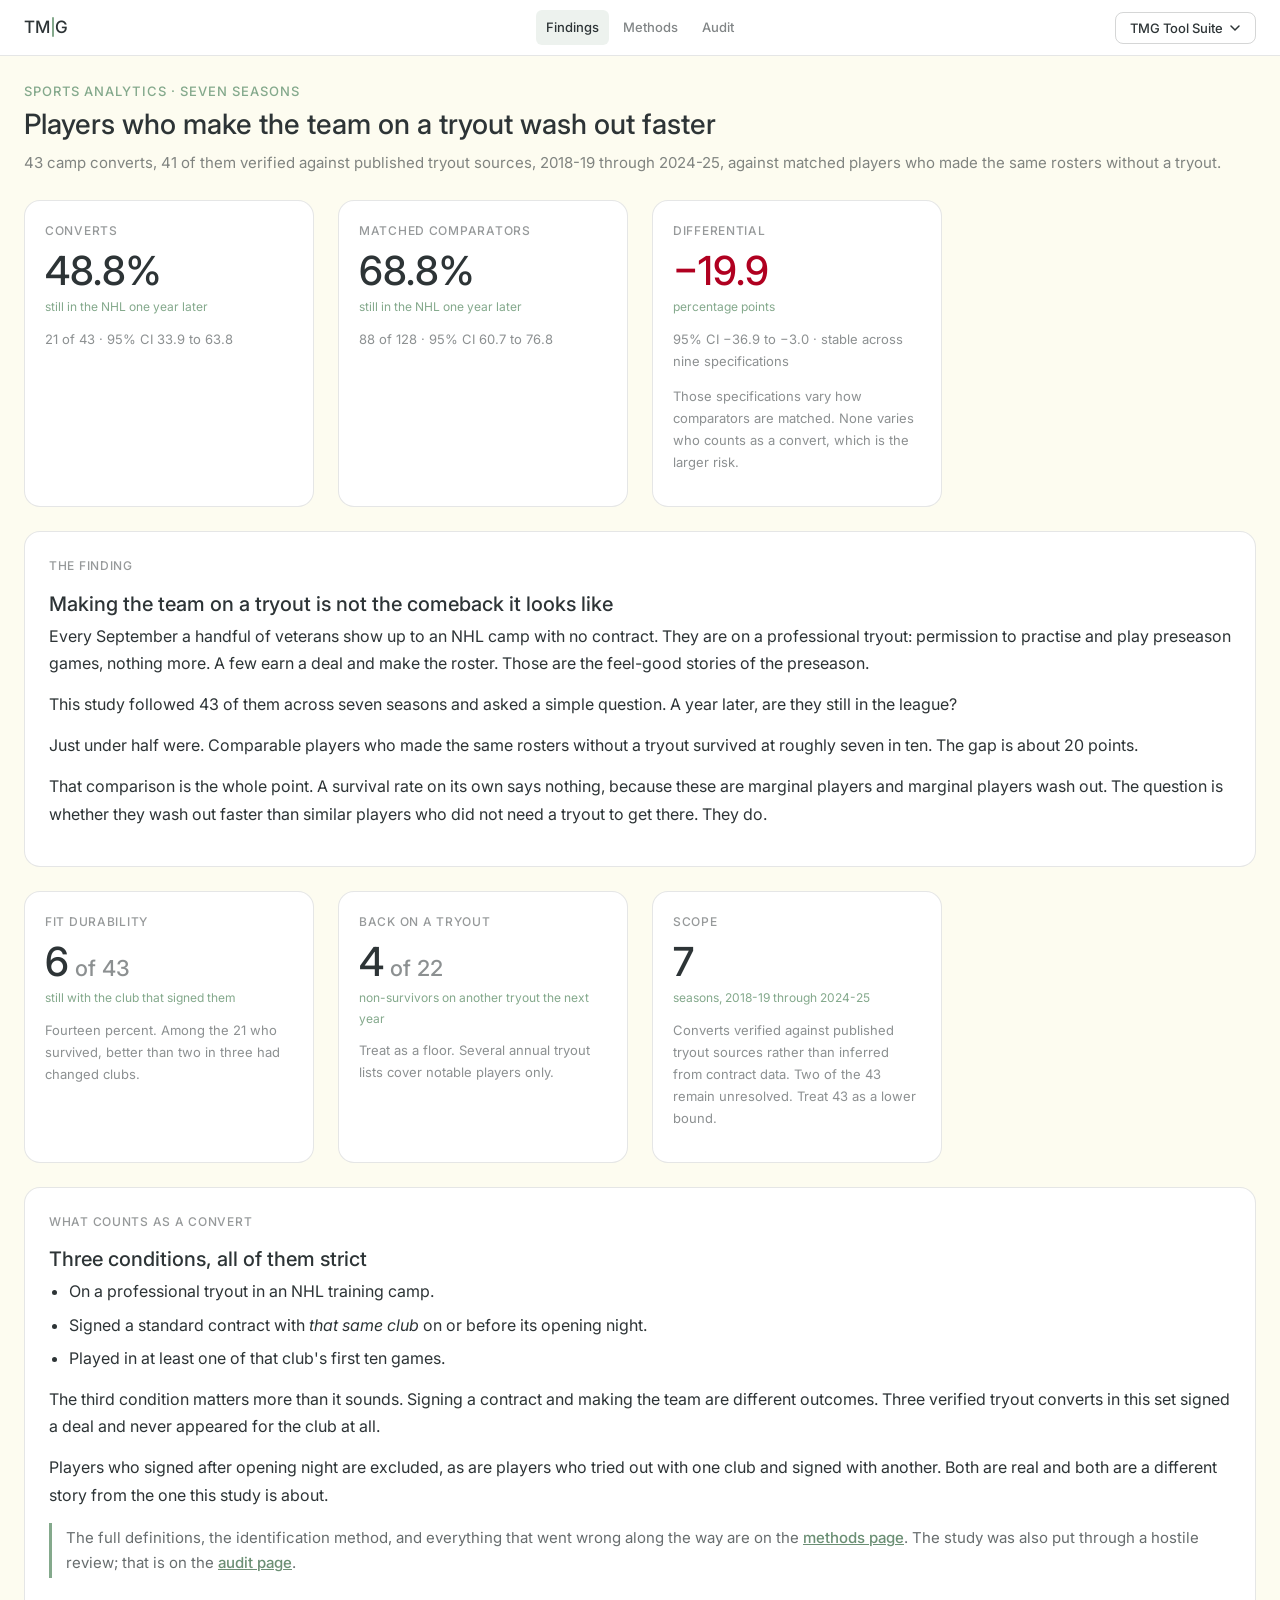
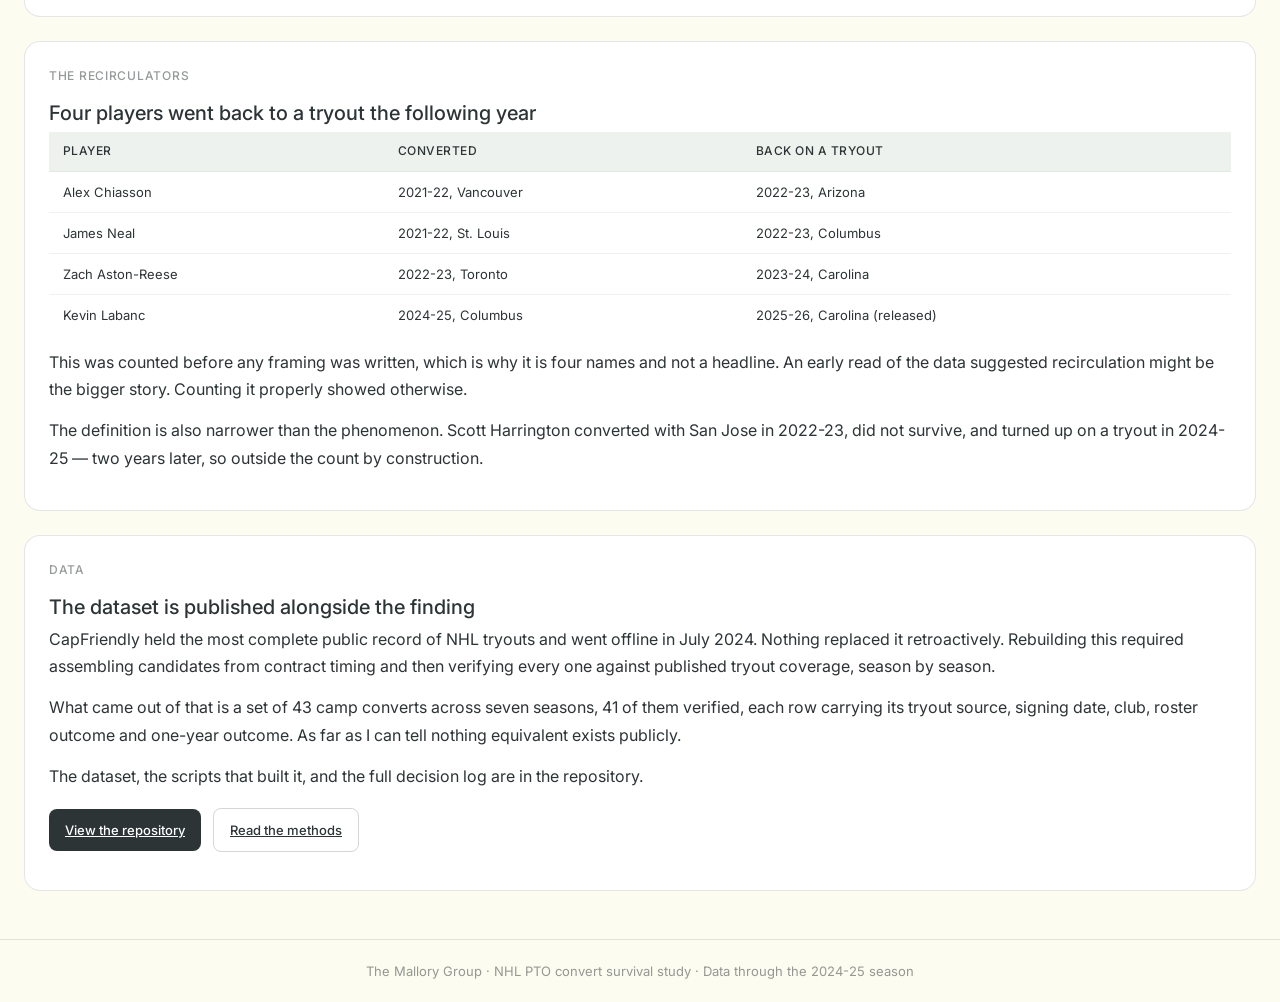
<file: index.html>
<!DOCTYPE html>
<html lang="en">
<head>
<meta charset="utf-8">
<meta name="viewport" content="width=device-width, initial-scale=1">
<title>NHL PTO Convert Survival | The Mallory Group</title>
<link rel="preconnect" href="https://fonts.googleapis.com">
<link href="https://fonts.googleapis.com/css2?family=Inter:wght@400;500&display=swap" rel="stylesheet">
<link rel="stylesheet" href="tmg.css">
<style>
    .tmg-nav-left { display:flex; align-items:center; gap:20px; }
    .tmg-navlinks { display:flex; gap:4px; }
    .tmg-navlink { font-size:13px; font-weight:500; color:rgba(45,52,54,0.60);
      text-decoration:none; padding:6px 10px; border-radius:6px; transition:all .12s; }
    .tmg-navlink:hover { background:rgba(132,169,140,0.10); color:var(--tmg-charcoal); }
    .tmg-navlink.active { color:var(--tmg-charcoal); background:rgba(132,169,140,0.15); }
    .tmg-dd-group { font-size:11px; font-weight:500; letter-spacing:.07em;
      text-transform:uppercase; color:rgba(45,52,54,0.42); margin:10px 12px 4px; }
    .tmg-dropdown-menu > div:first-child .tmg-dd-group { margin-top:4px; }
    .tmg-dropdown-menu { min-width:270px; max-height:70vh; overflow-y:auto; }
    .tmg-dropdown-wrap { justify-self:end; }
    .prose p { margin:0 0 14px; } .prose ul { margin:0 0 14px; padding-left:20px; }
    .prose li { margin-bottom:6px; }
    .prose h3 { font-size:16px; font-weight:500; margin:22px 0 8px; }
    .stat-row { display:flex; gap:var(--tmg-gap); flex-wrap:wrap; margin:18px 0 6px; }
    .stat { flex:1; min-width:150px; }
    .big { font-size:40px; font-weight:500; line-height:1.1; margin:0 0 4px; }
    .neg { color:var(--tmg-error); } .pos { color:var(--tmg-success); }
    .tag { display:inline-block; font-size:11px; font-weight:500; padding:2px 8px;
      border-radius:4px; letter-spacing:.04em; }
    .t-wrong { background:rgba(176,0,32,.12); color:var(--tmg-error); }
    .t-soft { background:rgba(196,127,0,.14); color:var(--tmg-warning); }
    .t-unver { background:rgba(45,52,54,.10); color:rgba(45,52,54,.65); }
    .t-ver { background:rgba(46,133,64,.12); color:var(--tmg-success); }
    .note { border-left:3px solid var(--tmg-sage); padding:2px 0 2px 14px;
      margin:16px 0; color:rgba(45,52,54,.72); font-size:15px; }
    .scroll { overflow-x:auto; }
</style>
</head>
<body>
<nav class="tmg-nav" role="banner">
  <div class="tmg-nav-left">
    <div class="tmg-logo" aria-label="The Mallory Group">
      <span>TM</span><div class="tmg-logo-divider" aria-hidden="true"></div><span>G</span>
    </div>
  </div>
  <div class="tmg-nav-center">
    <div class="tmg-navlinks"><a href="index.html" class="tmg-navlink active" aria-current="page">Findings</a><a href="methods.html" class="tmg-navlink">Methods</a><a href="audit.html" class="tmg-navlink">Audit</a></div>
  </div>
  <div class="tmg-dropdown-wrap">
    <button class="tmg-dropdown-btn" id="tmgDdBtn" aria-haspopup="true"
            aria-expanded="false" aria-controls="tmgDdMenu">
      TMG Tool Suite
      <svg class="tmg-chevron" viewBox="0 0 12 12" fill="none" width="12" height="12" aria-hidden="true">
        <path d="M2 4l4 4 4-4" stroke="currentColor" stroke-width="1.5" stroke-linecap="round"/>
      </svg>
    </button>
    <div class="tmg-dropdown-menu" id="tmgDdMenu" role="menu">
      <div role="group" aria-label="Research and Systems">
        <p class="tmg-dd-group">Research and Systems</p>
        <a href="https://rmallorybpc.github.io/federal-ai-spend-audit/" target="_blank" rel="noreferrer" role="menuitem">Federal AI Spend Audit</a>
        <a href="https://rmallorybpc.github.io/pdf-multi-agent-analysis/" target="_blank" rel="noreferrer" role="menuitem">PDF Multi-Agent Analysis</a>
        <a href="https://content-integrity-audit.pages.dev/" target="_blank" rel="noreferrer" role="menuitem">Content Integrity</a>
        <a href="https://rmallorybpc.github.io/colorado-snowpack-enso/" target="_blank" rel="noreferrer" role="menuitem">Colorado ENSO Explorer</a>
      </div>
      <div role="group" aria-label="Talent Research">
        <p class="tmg-dd-group">Talent Research</p>
        <a href="https://rmallorybpc.github.io/talent-portability-research/" target="_blank" rel="noreferrer" role="menuitem">Talent Portability Research</a>
        <a href="https://rmallorybpc.github.io/external-hire-premium/" target="_blank" rel="noreferrer" role="menuitem">External Hire Premium</a>
        <a href="https://rmallorybpc.github.io/nfl-coach-continuity/" target="_blank" rel="noreferrer" role="menuitem">NFL Coach Continuity</a>
        <a href="https://rmallorybpc.github.io/nhl-reunion/" target="_blank" rel="noreferrer" role="menuitem">NHL Reunion</a>
        <a href="https://rmallorybpc.github.io/nhl-play-for-contract/" target="_blank" rel="noreferrer" role="menuitem">NHL Play for Contract</a>
        <a href="https://rmallorybpc.github.io/nhl-free-agency-research/welcome.html" target="_blank" rel="noreferrer" role="menuitem">NHL Free Agency Research</a>
        <a href="https://rmallorybpc.github.io/nba-research-project/" target="_blank" rel="noreferrer" role="menuitem">NBA Supermax Research</a>
      </div>
      <div role="group" aria-label="Sports Tools">
        <p class="tmg-dd-group">Sports Tools</p>
        <a href="https://rmallorybpc.github.io/nflanalysis/dashboard/src/findings.html?season=2022&amp;team_id=PHI" target="_blank" rel="noreferrer" role="menuitem">NFL Team Findings Dashboard</a>
        <a href="https://rmallorybpc.github.io/nfl-environment-reprojection/" target="_blank" rel="noreferrer" role="menuitem">NFL Environment Reprojection</a>
      </div>
      <div role="group" aria-label="Personal">
        <p class="tmg-dd-group">Personal</p>
        <a href="https://rmallorybpc.github.io/recipes/" target="_blank" rel="noreferrer" role="menuitem">Family Recipes and Grocery List</a>
        <a href="https://rmallorybpc.github.io/housing-market-intel/" target="_blank" rel="noreferrer" role="menuitem">Housing Market Intel</a>
        <a href="https://rmallorybpc.github.io/real-estate-report/" target="_blank" rel="noreferrer" role="menuitem">Real Estate Report</a>
      </div>
    </div>
  </div>
</nav>
<div class="tmg-page tmg-container">
  <div class="tmg-page-header">
    <p class="tmg-eyebrow">Sports analytics &middot; Seven seasons</p>
    <h1 class="tmg-page-title">Players who make the team on a tryout wash out faster</h1>
    <p class="tmg-page-desc">43 camp converts, 41 of them verified against published tryout sources, 2018-19 through 2024-25, against matched players who made the same rosters without a tryout.</p>
  </div>

  <div class="tmg-bento-grid">

    <div class="tmg-card">
      <p class="tmg-card-label">Converts</p>
      <p class="big">48.8%</p>
      <p class="tmg-card-sub">still in the NHL one year later</p>
      <p class="tmg-body-sm tmg-text-muted" style="margin-top:10px">21 of 43 &middot; 95% CI 33.9 to 63.8</p>
    </div>

    <div class="tmg-card">
      <p class="tmg-card-label">Matched comparators</p>
      <p class="big">68.8%</p>
      <p class="tmg-card-sub">still in the NHL one year later</p>
      <p class="tmg-body-sm tmg-text-muted" style="margin-top:10px">88 of 128 &middot; 95% CI 60.7 to 76.8</p>
    </div>

    <div class="tmg-card">
      <p class="tmg-card-label">Differential</p>
      <p class="big neg">&minus;19.9</p>
      <p class="tmg-card-sub">percentage points</p>
      <p class="tmg-body-sm tmg-text-muted" style="margin-top:10px">95% CI &minus;36.9 to &minus;3.0 &middot; stable across nine specifications</p>
      <p class="tmg-body-sm tmg-text-muted" style="margin-top:8px">Those specifications vary how
      comparators are matched. None varies who counts as a convert, which is the larger risk.</p>
    </div>

    <div class="tmg-card-wide prose">
      <p class="tmg-card-label">The finding</p>
      <h2 class="tmg-h2">Making the team on a tryout is not the comeback it looks like</h2>
      <p>Every September a handful of veterans show up to an NHL camp with no contract.
      They are on a professional tryout: permission to practise and play preseason games,
      nothing more. A few earn a deal and make the roster. Those are the feel-good stories
      of the preseason.</p>
      <p>This study followed 43 of them across seven seasons and asked a simple question.
      A year later, are they still in the league?</p>
      <p>Just under half were. Comparable players who made the same rosters without a
      tryout survived at roughly seven in ten. The gap is about 20 points.</p>
      <p>That comparison is the whole point. A survival rate on its own says nothing,
      because these are marginal players and marginal players wash out. The question is
      whether they wash out faster than similar players who did not need a tryout to get
      there. They do.</p>
    </div>

    <div class="tmg-card">
      <p class="tmg-card-label">Fit durability</p>
      <p class="big">6<span class="tmg-text-muted" style="font-size:22px"> of 43</span></p>
      <p class="tmg-card-sub">still with the club that signed them</p>
      <p class="tmg-body-sm tmg-text-muted" style="margin-top:10px">Fourteen percent. Among the
      21 who survived, better than two in three had changed clubs.</p>
    </div>

    <div class="tmg-card">
      <p class="tmg-card-label">Back on a tryout</p>
      <p class="big">4<span class="tmg-text-muted" style="font-size:22px"> of 22</span></p>
      <p class="tmg-card-sub">non-survivors on another tryout the next year</p>
      <p class="tmg-body-sm tmg-text-muted" style="margin-top:10px">Treat as a floor. Several annual
      tryout lists cover notable players only.</p>
    </div>

    <div class="tmg-card">
      <p class="tmg-card-label">Scope</p>
      <p class="big">7</p>
      <p class="tmg-card-sub">seasons, 2018-19 through 2024-25</p>
      <p class="tmg-body-sm tmg-text-muted" style="margin-top:10px">Converts verified against published
      tryout sources rather than inferred from contract data. Two of the 43 remain unresolved.
      Treat 43 as a lower bound.</p>
    </div>

    <div class="tmg-card-wide prose">
      <p class="tmg-card-label">What counts as a convert</p>
      <h2 class="tmg-h2">Three conditions, all of them strict</h2>
      <ul>
        <li>On a professional tryout in an NHL training camp.</li>
        <li>Signed a standard contract with <em>that same club</em> on or before its opening night.</li>
        <li>Played in at least one of that club's first ten games.</li>
      </ul>
      <p>The third condition matters more than it sounds. Signing a contract and making the
      team are different outcomes. Three verified tryout converts in this set signed a deal
      and never appeared for the club at all.</p>
      <p>Players who signed after opening night are excluded, as are players who tried out
      with one club and signed with another. Both are real and both are a different story
      from the one this study is about.</p>
      <p class="note">The full definitions, the identification method, and everything that
      went wrong along the way are on the <a href="methods.html">methods page</a>. The study
      was also put through a hostile review; that is on the <a href="audit.html">audit page</a>.</p>
    </div>

    <div class="tmg-card-wide prose">
      <p class="tmg-card-label">The recirculators</p>
      <h2 class="tmg-h2">Four players went back to a tryout the following year</h2>
      <div class="scroll">
      <table class="tmg-table">
        <thead>
          <tr>
            <th scope="col">Player</th>
            <th scope="col">Converted</th>
            <th scope="col">Back on a tryout</th>
          </tr>
        </thead>
        <tbody>
          <tr><td>Alex Chiasson</td><td>2021-22, Vancouver</td><td>2022-23, Arizona</td></tr>
          <tr><td>James Neal</td><td>2021-22, St. Louis</td><td>2022-23, Columbus</td></tr>
          <tr><td>Zach Aston-Reese</td><td>2022-23, Toronto</td><td>2023-24, Carolina</td></tr>
          <tr><td>Kevin Labanc</td><td>2024-25, Columbus</td><td>2025-26, Carolina (released)</td></tr>
        </tbody>
      </table>
      </div>
      <p style="margin-top:14px">This was counted before any framing was written, which is
      why it is four names and not a headline. An early read of the data suggested
      recirculation might be the bigger story. Counting it properly showed otherwise.</p>
      <p>The definition is also narrower than the phenomenon. Scott Harrington converted with
      San Jose in 2022-23, did not survive, and turned up on a tryout in 2024-25 &mdash; two
      years later, so outside the count by construction.</p>
    </div>

    <div class="tmg-card-wide prose">
      <p class="tmg-card-label">Data</p>
      <h2 class="tmg-h2">The dataset is published alongside the finding</h2>
      <p>CapFriendly held the most complete public record of NHL tryouts and went offline in
      July 2024. Nothing replaced it retroactively. Rebuilding this required assembling
      candidates from contract timing and then verifying every one against published tryout
      coverage, season by season.</p>
      <p>What came out of that is a set of 43 camp converts across seven seasons, 41 of them verified,
      each row carrying its tryout source, signing date, club, roster outcome and one-year
      outcome. As far as I can tell nothing equivalent exists publicly.</p>
      <p>The dataset, the scripts that built it, and the full decision log are in the
      repository.</p>
      <p style="margin-top:18px">
        <a class="tmg-btn" href="https://github.com/rmallorybpc/nhl-pto-survival" target="_blank" rel="noreferrer">View the repository</a>
        <a class="tmg-btn-ghost" href="methods.html" style="margin-left:8px">Read the methods</a>
      </p>
    </div>

  </div>

</div>
<footer class="tmg-footer">The Mallory Group &middot; NHL PTO convert survival study &middot; Data through the 2024-25 season</footer>
<script>
(function () {
  const btn  = document.getElementById('tmgDdBtn');
  const menu = document.getElementById('tmgDdMenu');
  if (!btn || !menu) return;

  btn.addEventListener('click', function (e) {
    e.stopPropagation();
    const isOpen = menu.classList.toggle('open');
    btn.classList.toggle('open', isOpen);
    btn.setAttribute('aria-expanded', String(isOpen));
  });

  document.addEventListener('click', function () {
    menu.classList.remove('open');
    btn.classList.remove('open');
    btn.setAttribute('aria-expanded', 'false');
  });

  document.addEventListener('keydown', function (e) {
    if (e.key === 'Escape') {
      menu.classList.remove('open');
      btn.classList.remove('open');
      btn.setAttribute('aria-expanded', 'false');
      btn.focus();
    }
  });
})();
</script>
</body>
</html>
</file>
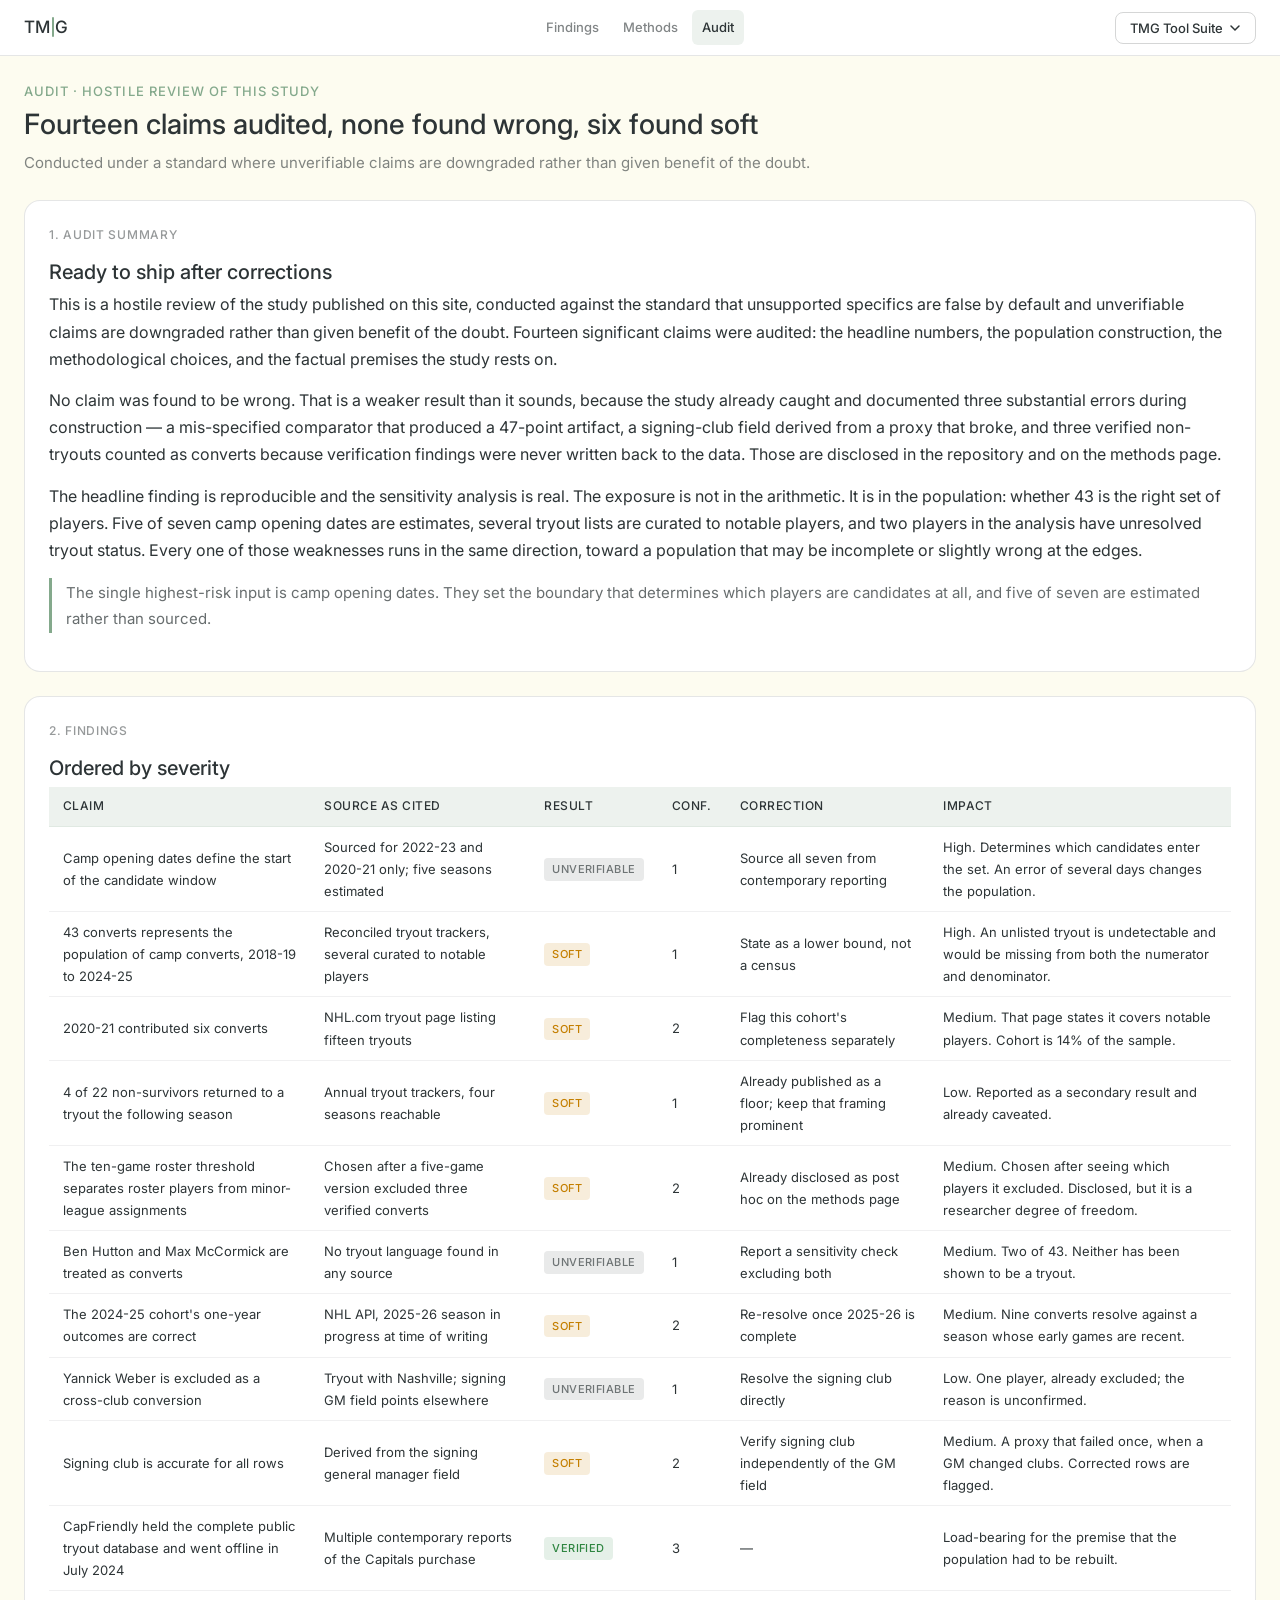
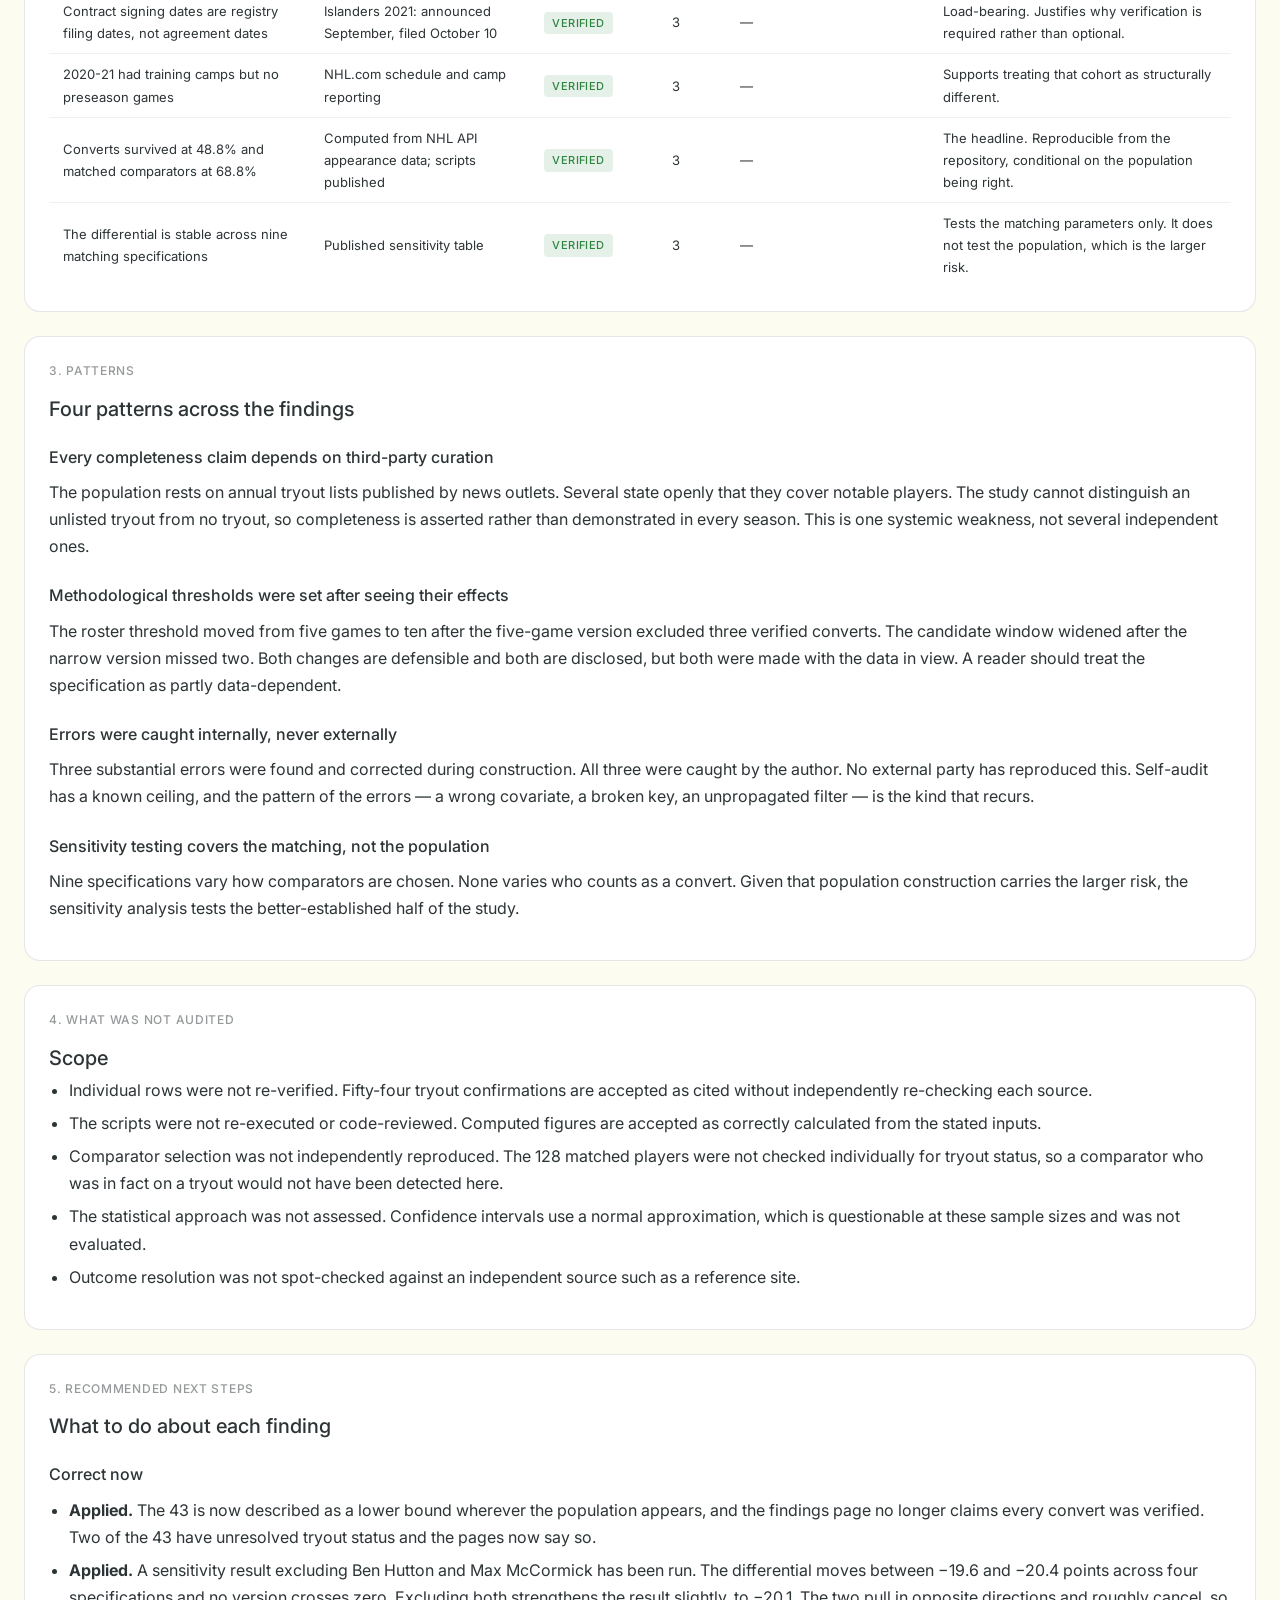
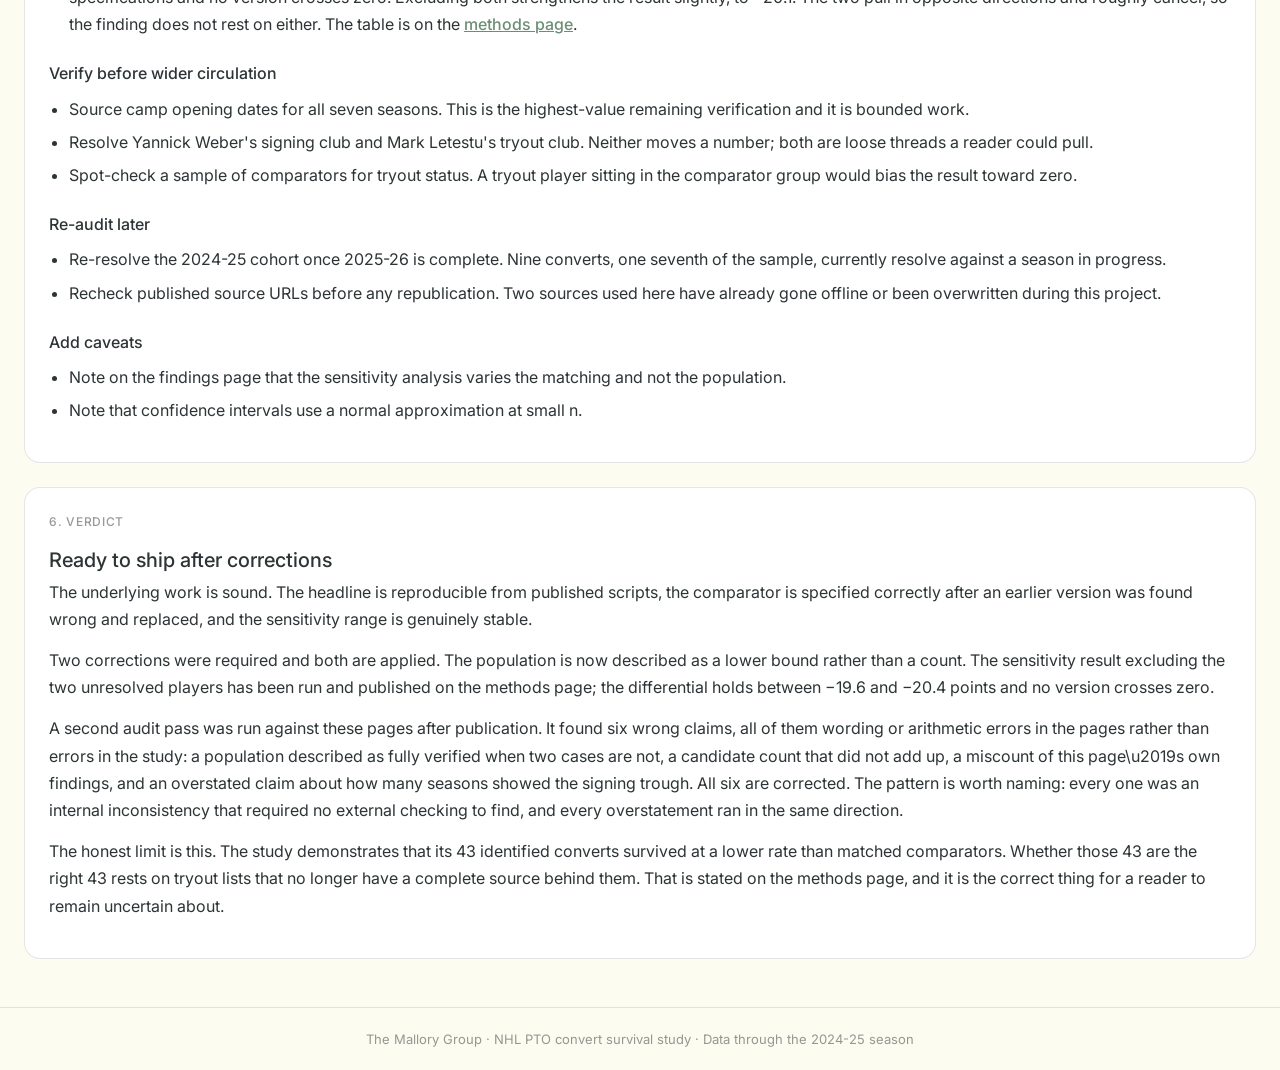
<file: audit.html>
<!DOCTYPE html>
<html lang="en">
<head>
<meta charset="utf-8">
<meta name="viewport" content="width=device-width, initial-scale=1">
<title>Audit | NHL PTO Convert Survival</title>
<link rel="preconnect" href="https://fonts.googleapis.com">
<link href="https://fonts.googleapis.com/css2?family=Inter:wght@400;500&display=swap" rel="stylesheet">
<link rel="stylesheet" href="tmg.css">
<style>
    .tmg-nav-left { display:flex; align-items:center; gap:20px; }
    .tmg-navlinks { display:flex; gap:4px; }
    .tmg-navlink { font-size:13px; font-weight:500; color:rgba(45,52,54,0.60);
      text-decoration:none; padding:6px 10px; border-radius:6px; transition:all .12s; }
    .tmg-navlink:hover { background:rgba(132,169,140,0.10); color:var(--tmg-charcoal); }
    .tmg-navlink.active { color:var(--tmg-charcoal); background:rgba(132,169,140,0.15); }
    .tmg-dd-group { font-size:11px; font-weight:500; letter-spacing:.07em;
      text-transform:uppercase; color:rgba(45,52,54,0.42); margin:10px 12px 4px; }
    .tmg-dropdown-menu > div:first-child .tmg-dd-group { margin-top:4px; }
    .tmg-dropdown-menu { min-width:270px; max-height:70vh; overflow-y:auto; }
    .tmg-dropdown-wrap { justify-self:end; }
    .prose p { margin:0 0 14px; } .prose ul { margin:0 0 14px; padding-left:20px; }
    .prose li { margin-bottom:6px; }
    .prose h3 { font-size:16px; font-weight:500; margin:22px 0 8px; }
    .stat-row { display:flex; gap:var(--tmg-gap); flex-wrap:wrap; margin:18px 0 6px; }
    .stat { flex:1; min-width:150px; }
    .big { font-size:40px; font-weight:500; line-height:1.1; margin:0 0 4px; }
    .neg { color:var(--tmg-error); } .pos { color:var(--tmg-success); }
    .tag { display:inline-block; font-size:11px; font-weight:500; padding:2px 8px;
      border-radius:4px; letter-spacing:.04em; }
    .t-wrong { background:rgba(176,0,32,.12); color:var(--tmg-error); }
    .t-soft { background:rgba(196,127,0,.14); color:var(--tmg-warning); }
    .t-unver { background:rgba(45,52,54,.10); color:rgba(45,52,54,.65); }
    .t-ver { background:rgba(46,133,64,.12); color:var(--tmg-success); }
    .note { border-left:3px solid var(--tmg-sage); padding:2px 0 2px 14px;
      margin:16px 0; color:rgba(45,52,54,.72); font-size:15px; }
    .scroll { overflow-x:auto; }
</style>
</head>
<body>
<nav class="tmg-nav" role="banner">
  <div class="tmg-nav-left">
    <div class="tmg-logo" aria-label="The Mallory Group">
      <span>TM</span><div class="tmg-logo-divider" aria-hidden="true"></div><span>G</span>
    </div>
  </div>
  <div class="tmg-nav-center">
    <div class="tmg-navlinks"><a href="index.html" class="tmg-navlink">Findings</a><a href="methods.html" class="tmg-navlink">Methods</a><a href="audit.html" class="tmg-navlink active" aria-current="page">Audit</a></div>
  </div>
  <div class="tmg-dropdown-wrap">
    <button class="tmg-dropdown-btn" id="tmgDdBtn" aria-haspopup="true"
            aria-expanded="false" aria-controls="tmgDdMenu">
      TMG Tool Suite
      <svg class="tmg-chevron" viewBox="0 0 12 12" fill="none" width="12" height="12" aria-hidden="true">
        <path d="M2 4l4 4 4-4" stroke="currentColor" stroke-width="1.5" stroke-linecap="round"/>
      </svg>
    </button>
    <div class="tmg-dropdown-menu" id="tmgDdMenu" role="menu">
      <div role="group" aria-label="Research and Systems">
        <p class="tmg-dd-group">Research and Systems</p>
        <a href="https://rmallorybpc.github.io/federal-ai-spend-audit/" target="_blank" rel="noreferrer" role="menuitem">Federal AI Spend Audit</a>
        <a href="https://rmallorybpc.github.io/pdf-multi-agent-analysis/" target="_blank" rel="noreferrer" role="menuitem">PDF Multi-Agent Analysis</a>
        <a href="https://content-integrity-audit.pages.dev/" target="_blank" rel="noreferrer" role="menuitem">Content Integrity</a>
        <a href="https://rmallorybpc.github.io/colorado-snowpack-enso/" target="_blank" rel="noreferrer" role="menuitem">Colorado ENSO Explorer</a>
      </div>
      <div role="group" aria-label="Talent Research">
        <p class="tmg-dd-group">Talent Research</p>
        <a href="https://rmallorybpc.github.io/talent-portability-research/" target="_blank" rel="noreferrer" role="menuitem">Talent Portability Research</a>
        <a href="https://rmallorybpc.github.io/external-hire-premium/" target="_blank" rel="noreferrer" role="menuitem">External Hire Premium</a>
        <a href="https://rmallorybpc.github.io/nfl-coach-continuity/" target="_blank" rel="noreferrer" role="menuitem">NFL Coach Continuity</a>
        <a href="https://rmallorybpc.github.io/nhl-reunion/" target="_blank" rel="noreferrer" role="menuitem">NHL Reunion</a>
        <a href="https://rmallorybpc.github.io/nhl-play-for-contract/" target="_blank" rel="noreferrer" role="menuitem">NHL Play for Contract</a>
        <a href="https://rmallorybpc.github.io/nhl-free-agency-research/welcome.html" target="_blank" rel="noreferrer" role="menuitem">NHL Free Agency Research</a>
        <a href="https://rmallorybpc.github.io/nba-research-project/" target="_blank" rel="noreferrer" role="menuitem">NBA Supermax Research</a>
      </div>
      <div role="group" aria-label="Sports Tools">
        <p class="tmg-dd-group">Sports Tools</p>
        <a href="https://rmallorybpc.github.io/nflanalysis/dashboard/src/findings.html?season=2022&amp;team_id=PHI" target="_blank" rel="noreferrer" role="menuitem">NFL Team Findings Dashboard</a>
        <a href="https://rmallorybpc.github.io/nfl-environment-reprojection/" target="_blank" rel="noreferrer" role="menuitem">NFL Environment Reprojection</a>
      </div>
      <div role="group" aria-label="Personal">
        <p class="tmg-dd-group">Personal</p>
        <a href="https://rmallorybpc.github.io/recipes/" target="_blank" rel="noreferrer" role="menuitem">Family Recipes and Grocery List</a>
        <a href="https://rmallorybpc.github.io/housing-market-intel/" target="_blank" rel="noreferrer" role="menuitem">Housing Market Intel</a>
        <a href="https://rmallorybpc.github.io/real-estate-report/" target="_blank" rel="noreferrer" role="menuitem">Real Estate Report</a>
      </div>
    </div>
  </div>
</nav>
<div class="tmg-page tmg-container">
  <div class="tmg-page-header">
    <p class="tmg-eyebrow">Audit &middot; Hostile review of this study</p>
    <h1 class="tmg-page-title">Fourteen claims audited, none found wrong, six found soft</h1>
    <p class="tmg-page-desc">Conducted under a standard where unverifiable claims are downgraded rather than given benefit of the doubt.</p>
  </div>

  <div class="tmg-bento-grid">

    <div class="tmg-card-wide prose">
      <p class="tmg-card-label">1. Audit summary</p>
      <h2 class="tmg-h2">Ready to ship after corrections</h2>
      <p>This is a hostile review of the study published on this site, conducted against the
      standard that unsupported specifics are false by default and unverifiable claims are
      downgraded rather than given benefit of the doubt. Fourteen significant claims were
      audited: the headline numbers, the population construction, the methodological choices,
      and the factual premises the study rests on.</p>
      <p>No claim was found to be wrong. That is a weaker result than it sounds, because the
      study already caught and documented three substantial errors during construction &mdash;
      a mis-specified comparator that produced a 47-point artifact, a signing-club field
      derived from a proxy that broke, and three verified non-tryouts counted as converts
      because verification findings were never written back to the data. Those are disclosed
      in the repository and on the methods page.</p>
      <p>The headline finding is reproducible and the sensitivity analysis is real. The
      exposure is not in the arithmetic. It is in the population: whether 43 is the right set
      of players. Five of seven camp opening dates are estimates, several tryout lists are
      curated to notable players, and two players in the analysis have unresolved tryout
      status. Every one of those weaknesses runs in the same direction, toward a population
      that may be incomplete or slightly wrong at the edges.</p>
      <p class="note">The single highest-risk input is camp opening dates. They set the
      boundary that determines which players are candidates at all, and five of seven are
      estimated rather than sourced.</p>
    </div>

    <div class="tmg-card-wide prose">
      <p class="tmg-card-label">2. Findings</p>
      <h2 class="tmg-h2">Ordered by severity</h2>
      <div class="scroll">
      <table class="tmg-table">
        <thead>
          <tr>
            <th scope="col">Claim</th>
            <th scope="col">Source as cited</th>
            <th scope="col">Result</th>
            <th scope="col">Conf.</th>
            <th scope="col">Correction</th>
            <th scope="col">Impact</th>
          </tr>
        </thead>
        <tbody><tr>
      <td>Camp opening dates define the start of the candidate window</td><td>Sourced for 2022-23 and 2020-21 only; five seasons estimated</td>
      <td><span class="tag t-unver">UNVERIFIABLE</span></td>
      <td>1</td><td>Source all seven from contemporary reporting</td><td>High. Determines which candidates enter the set. An error of several days changes the population.</td></tr><tr>
      <td>43 converts represents the population of camp converts, 2018-19 to 2024-25</td><td>Reconciled tryout trackers, several curated to notable players</td>
      <td><span class="tag t-soft">SOFT</span></td>
      <td>1</td><td>State as a lower bound, not a census</td><td>High. An unlisted tryout is undetectable and would be missing from both the numerator and denominator.</td></tr><tr>
      <td>2020-21 contributed six converts</td><td>NHL.com tryout page listing fifteen tryouts</td>
      <td><span class="tag t-soft">SOFT</span></td>
      <td>2</td><td>Flag this cohort's completeness separately</td><td>Medium. That page states it covers notable players. Cohort is 14% of the sample.</td></tr><tr>
      <td>4 of 22 non-survivors returned to a tryout the following season</td><td>Annual tryout trackers, four seasons reachable</td>
      <td><span class="tag t-soft">SOFT</span></td>
      <td>1</td><td>Already published as a floor; keep that framing prominent</td><td>Low. Reported as a secondary result and already caveated.</td></tr><tr>
      <td>The ten-game roster threshold separates roster players from minor-league assignments</td><td>Chosen after a five-game version excluded three verified converts</td>
      <td><span class="tag t-soft">SOFT</span></td>
      <td>2</td><td>Already disclosed as post hoc on the methods page</td><td>Medium. Chosen after seeing which players it excluded. Disclosed, but it is a researcher degree of freedom.</td></tr><tr>
      <td>Ben Hutton and Max McCormick are treated as converts</td><td>No tryout language found in any source</td>
      <td><span class="tag t-unver">UNVERIFIABLE</span></td>
      <td>1</td><td>Report a sensitivity check excluding both</td><td>Medium. Two of 43. Neither has been shown to be a tryout.</td></tr><tr>
      <td>The 2024-25 cohort's one-year outcomes are correct</td><td>NHL API, 2025-26 season in progress at time of writing</td>
      <td><span class="tag t-soft">SOFT</span></td>
      <td>2</td><td>Re-resolve once 2025-26 is complete</td><td>Medium. Nine converts resolve against a season whose early games are recent.</td></tr><tr>
      <td>Yannick Weber is excluded as a cross-club conversion</td><td>Tryout with Nashville; signing GM field points elsewhere</td>
      <td><span class="tag t-unver">UNVERIFIABLE</span></td>
      <td>1</td><td>Resolve the signing club directly</td><td>Low. One player, already excluded; the reason is unconfirmed.</td></tr><tr>
      <td>Signing club is accurate for all rows</td><td>Derived from the signing general manager field</td>
      <td><span class="tag t-soft">SOFT</span></td>
      <td>2</td><td>Verify signing club independently of the GM field</td><td>Medium. A proxy that failed once, when a GM changed clubs. Corrected rows are flagged.</td></tr><tr>
      <td>CapFriendly held the complete public tryout database and went offline in July 2024</td><td>Multiple contemporary reports of the Capitals purchase</td>
      <td><span class="tag t-ver">VERIFIED</span></td>
      <td>3</td><td>&mdash;</td><td>Load-bearing for the premise that the population had to be rebuilt.</td></tr><tr>
      <td>Contract signing dates are registry filing dates, not agreement dates</td><td>Islanders 2021: announced September, filed October 10</td>
      <td><span class="tag t-ver">VERIFIED</span></td>
      <td>3</td><td>&mdash;</td><td>Load-bearing. Justifies why verification is required rather than optional.</td></tr><tr>
      <td>2020-21 had training camps but no preseason games</td><td>NHL.com schedule and camp reporting</td>
      <td><span class="tag t-ver">VERIFIED</span></td>
      <td>3</td><td>&mdash;</td><td>Supports treating that cohort as structurally different.</td></tr><tr>
      <td>Converts survived at 48.8% and matched comparators at 68.8%</td><td>Computed from NHL API appearance data; scripts published</td>
      <td><span class="tag t-ver">VERIFIED</span></td>
      <td>3</td><td>&mdash;</td><td>The headline. Reproducible from the repository, conditional on the population being right.</td></tr><tr>
      <td>The differential is stable across nine matching specifications</td><td>Published sensitivity table</td>
      <td><span class="tag t-ver">VERIFIED</span></td>
      <td>3</td><td>&mdash;</td><td>Tests the matching parameters only. It does not test the population, which is the larger risk.</td></tr></tbody>
      </table>
      </div>
    </div>

    <div class="tmg-card-wide prose">
      <p class="tmg-card-label">3. Patterns</p>
      <h2 class="tmg-h2">Four patterns across the findings</h2>
      <h3>Every completeness claim depends on third-party curation</h3>
      <p>The population rests on annual tryout lists published by news outlets. Several state
      openly that they cover notable players. The study cannot distinguish an unlisted tryout
      from no tryout, so completeness is asserted rather than demonstrated in every season.
      This is one systemic weakness, not several independent ones.</p>
      <h3>Methodological thresholds were set after seeing their effects</h3>
      <p>The roster threshold moved from five games to ten after the five-game version
      excluded three verified converts. The candidate window widened after the narrow version
      missed two. Both changes are defensible and both are disclosed, but both were made with
      the data in view. A reader should treat the specification as partly data-dependent.</p>
      <h3>Errors were caught internally, never externally</h3>
      <p>Three substantial errors were found and corrected during construction. All three were
      caught by the author. No external party has reproduced this. Self-audit has a known
      ceiling, and the pattern of the errors &mdash; a wrong covariate, a broken key, an
      unpropagated filter &mdash; is the kind that recurs.</p>
      <h3>Sensitivity testing covers the matching, not the population</h3>
      <p>Nine specifications vary how comparators are chosen. None varies who counts as a
      convert. Given that population construction carries the larger risk, the sensitivity
      analysis tests the better-established half of the study.</p>
    </div>

    <div class="tmg-card-wide prose">
      <p class="tmg-card-label">4. What was not audited</p>
      <h2 class="tmg-h2">Scope</h2>
      <ul>
        <li>Individual rows were not re-verified. Fifty-four tryout confirmations are accepted
        as cited without independently re-checking each source.</li>
        <li>The scripts were not re-executed or code-reviewed. Computed figures are accepted
        as correctly calculated from the stated inputs.</li>
        <li>Comparator selection was not independently reproduced. The 128 matched players
        were not checked individually for tryout status, so a comparator who was in fact on a
        tryout would not have been detected here.</li>
        <li>The statistical approach was not assessed. Confidence intervals use a normal
        approximation, which is questionable at these sample sizes and was not evaluated.</li>
        <li>Outcome resolution was not spot-checked against an independent source such as a
        reference site.</li>
      </ul>
    </div>

    <div class="tmg-card-wide prose">
      <p class="tmg-card-label">5. Recommended next steps</p>
      <h2 class="tmg-h2">What to do about each finding</h2>
      <h3>Correct now</h3>
      <ul>
        <li><strong>Applied.</strong> The 43 is now described as a lower bound wherever the
        population appears, and the findings page no longer claims every convert was verified.
        Two of the 43 have unresolved tryout status and the pages now say so.</li>
        <li><strong>Applied.</strong> A sensitivity result excluding Ben Hutton and Max
        McCormick has been run. The differential moves between &minus;19.6 and &minus;20.4 points
        across four specifications and no version crosses zero. Excluding both strengthens the
        result slightly, to &minus;20.1. The two pull in opposite directions and roughly cancel,
        so the finding does not rest on either. The table is on the
        <a href="methods.html">methods page</a>.</li>
      </ul>
      <h3>Verify before wider circulation</h3>
      <ul>
        <li>Source camp opening dates for all seven seasons. This is the highest-value
        remaining verification and it is bounded work.</li>
        <li>Resolve Yannick Weber's signing club and Mark Letestu's tryout club. Neither moves
        a number; both are loose threads a reader could pull.</li>
        <li>Spot-check a sample of comparators for tryout status. A tryout player sitting in
        the comparator group would bias the result toward zero.</li>
      </ul>
      <h3>Re-audit later</h3>
      <ul>
        <li>Re-resolve the 2024-25 cohort once 2025-26 is complete. Nine converts, one seventh
        of the sample, currently resolve against a season in progress.</li>
        <li>Recheck published source URLs before any republication. Two sources used here have
        already gone offline or been overwritten during this project.</li>
      </ul>
      <h3>Add caveats</h3>
      <ul>
        <li>Note on the findings page that the sensitivity analysis varies the matching and not
        the population.</li>
        <li>Note that confidence intervals use a normal approximation at small n.</li>
      </ul>
    </div>

    <div class="tmg-card-wide prose">
      <p class="tmg-card-label">6. Verdict</p>
      <h2 class="tmg-h2">Ready to ship after corrections</h2>
      <p>The underlying work is sound. The headline is reproducible from published scripts,
      the comparator is specified correctly after an earlier version was found wrong and
      replaced, and the sensitivity range is genuinely stable.</p>
      <p>Two corrections were required and both are applied. The population is now described
      as a lower bound rather than a count. The sensitivity result excluding the two unresolved
      players has been run and published on the methods page; the differential holds between
      &minus;19.6 and &minus;20.4 points and no version crosses zero.</p>
      <p>A second audit pass was run against these pages after publication. It found six wrong
      claims, all of them wording or arithmetic errors in the pages rather than errors in the
      study: a population described as fully verified when two cases are not, a candidate count
      that did not add up, a miscount of this page\u2019s own findings, and an overstated claim
      about how many seasons showed the signing trough. All six are corrected. The pattern is
      worth naming: every one was an internal inconsistency that required no external checking
      to find, and every overstatement ran in the same direction.</p>
      <p>The honest limit is this. The study demonstrates that its 43 identified converts
      survived at a lower rate than matched comparators. Whether those 43 are the right 43
      rests on tryout lists that no longer have a complete source behind them. That is stated
      on the methods page, and it is the correct thing for a reader to remain uncertain about.</p>
    </div>

  </div>

</div>
<footer class="tmg-footer">The Mallory Group &middot; NHL PTO convert survival study &middot; Data through the 2024-25 season</footer>
<script>
(function(){
  var b=document.getElementById('tmgDdBtn'), m=document.getElementById('tmgDdMenu');
  if(!b||!m) return;
  b.addEventListener('click',function(e){
    e.stopPropagation();
    var open=m.classList.toggle('open');
    b.classList.toggle('open',open);
    b.setAttribute('aria-expanded',open?'true':'false');
  });
  document.addEventListener('click',function(){
    m.classList.remove('open'); b.classList.remove('open');
    b.setAttribute('aria-expanded','false');
  });
  document.addEventListener('keydown',function(e){
    if(e.key==='Escape'){ m.classList.remove('open'); b.classList.remove('open');
      b.setAttribute('aria-expanded','false'); b.focus(); }
  });
})();
</script>
</body>
</html>
</file>
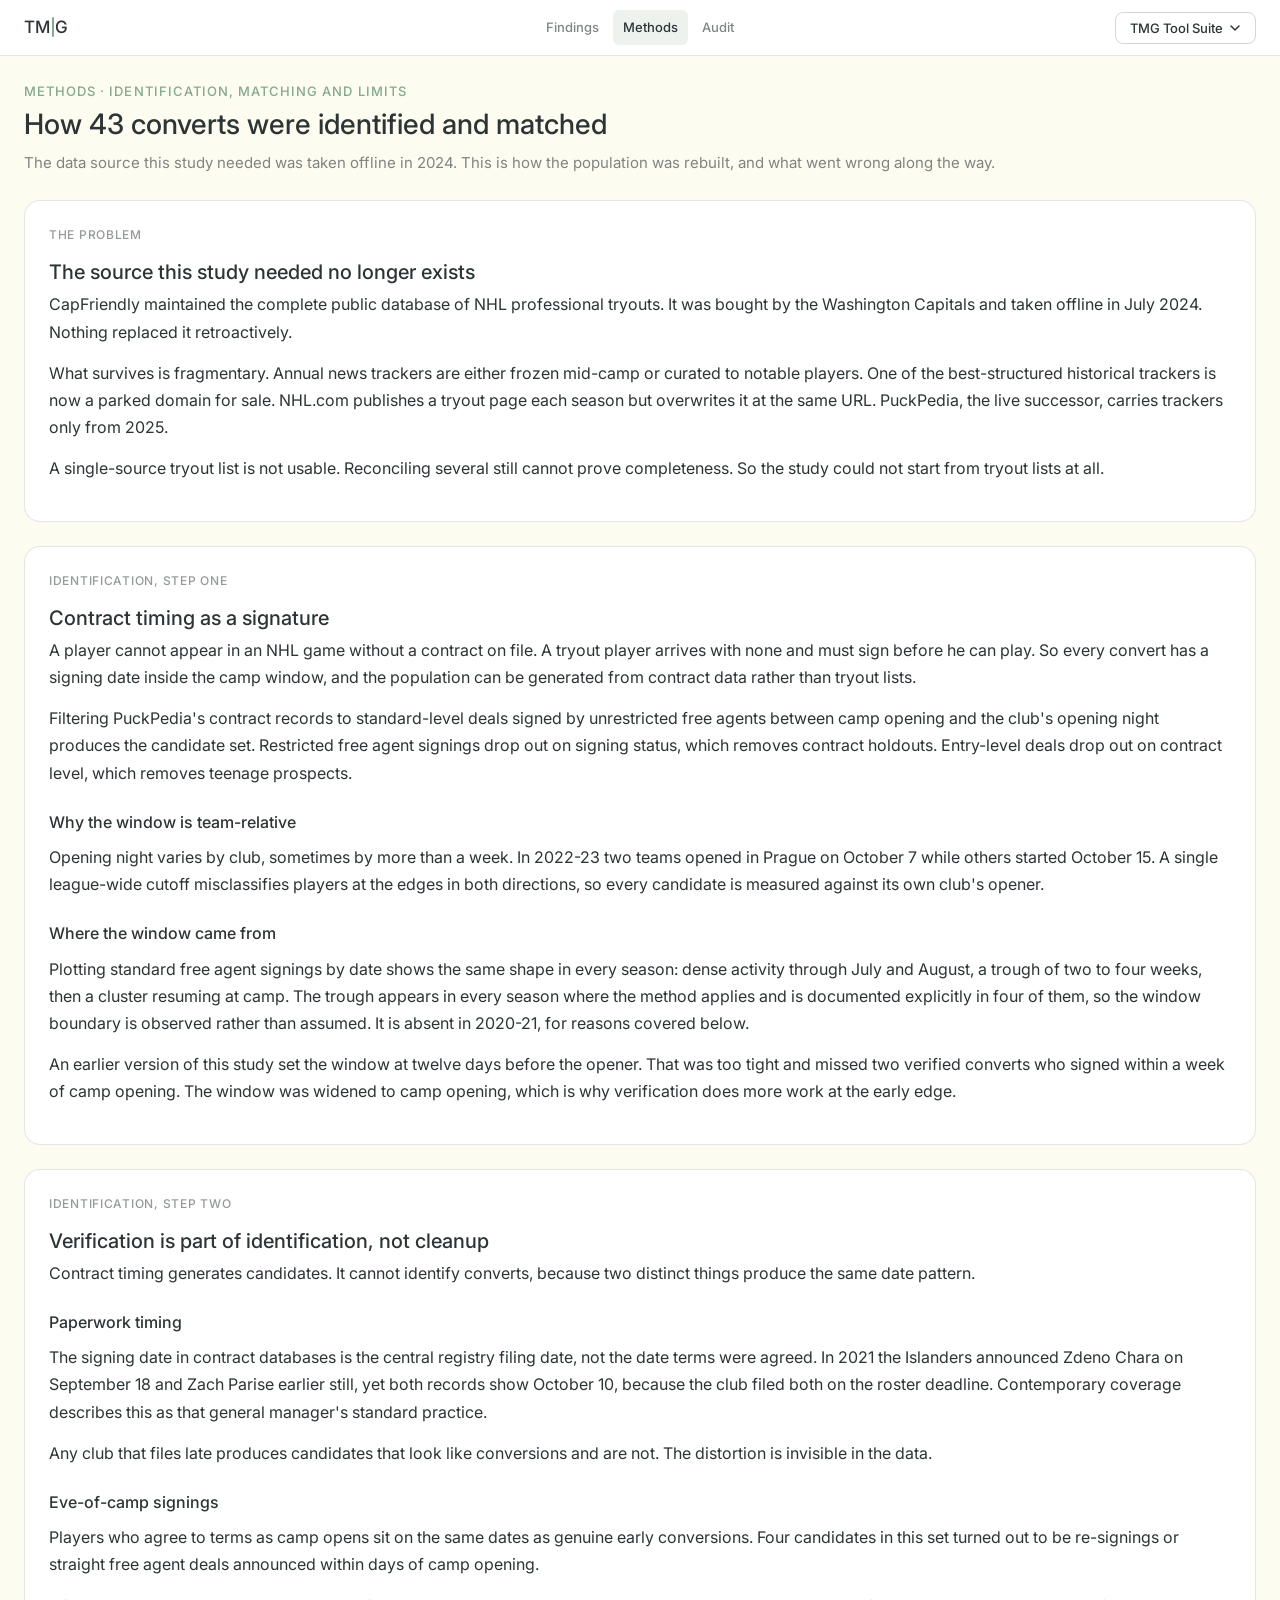
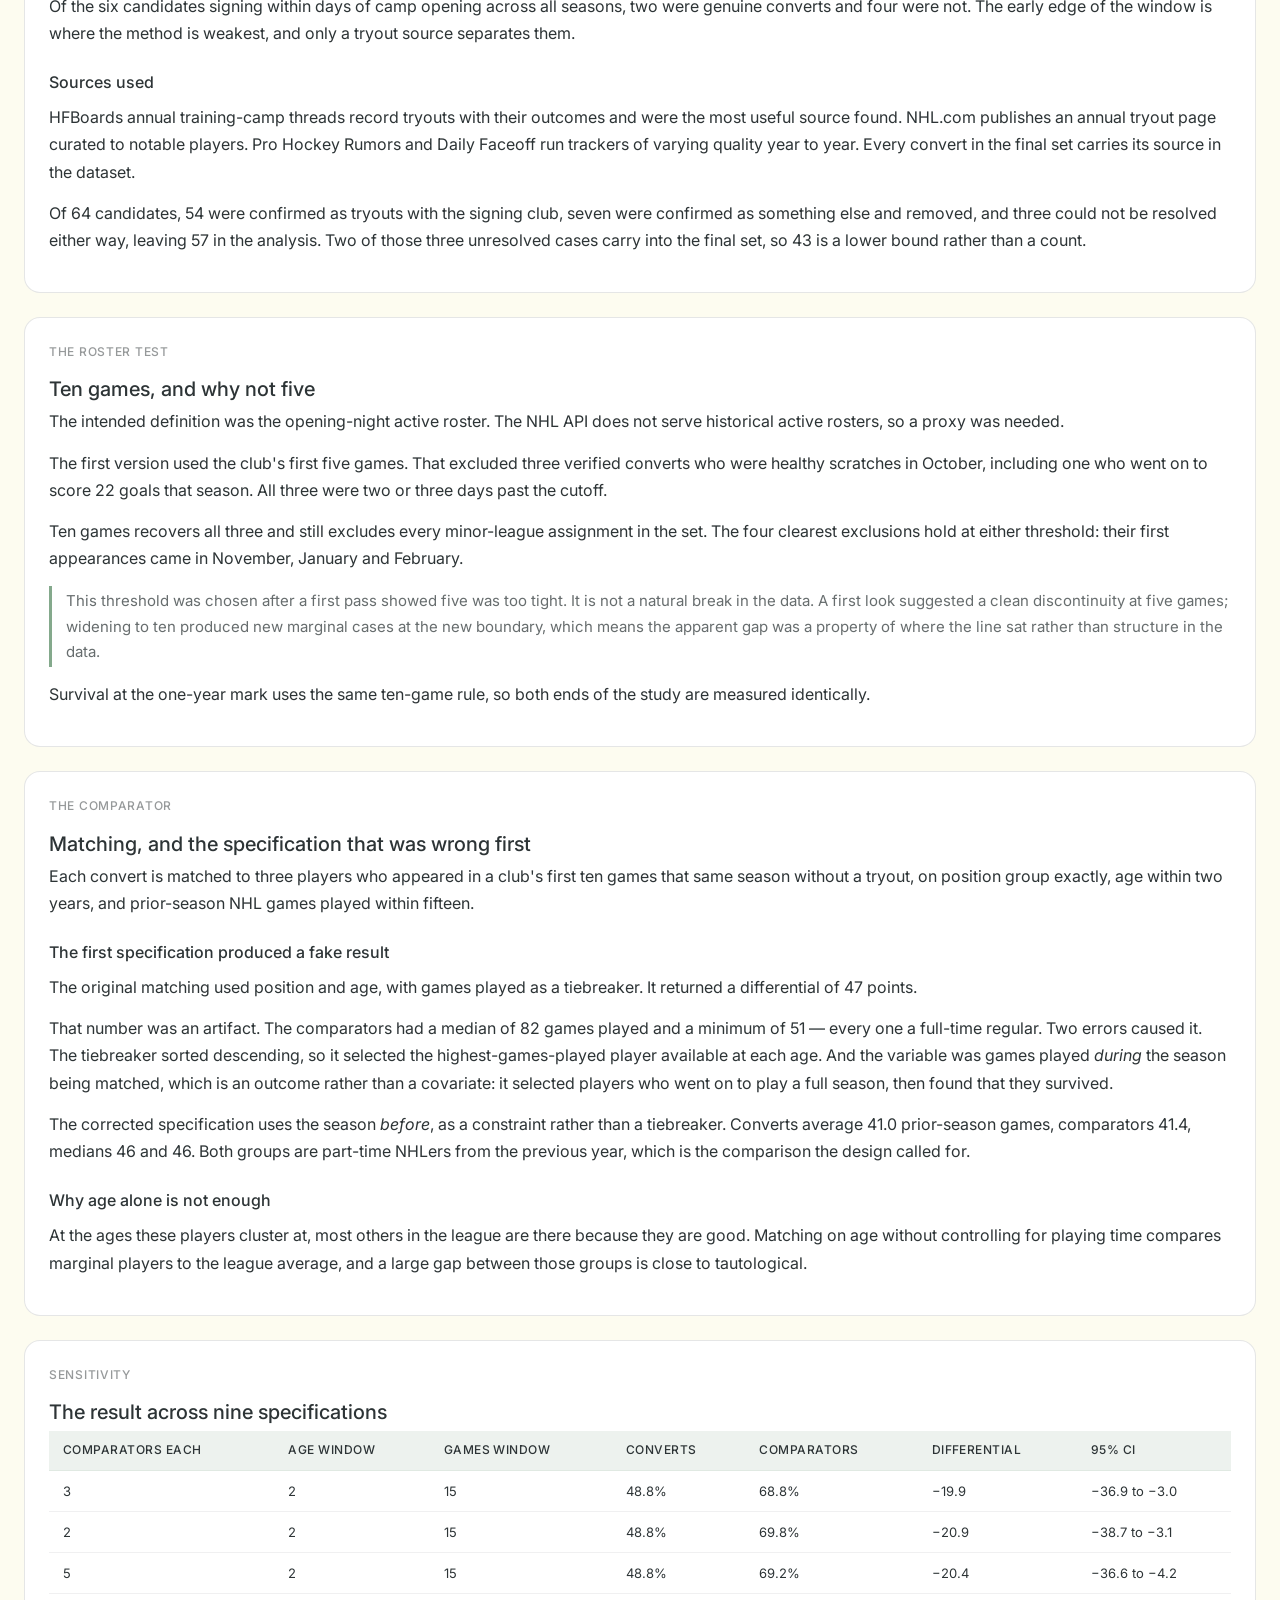
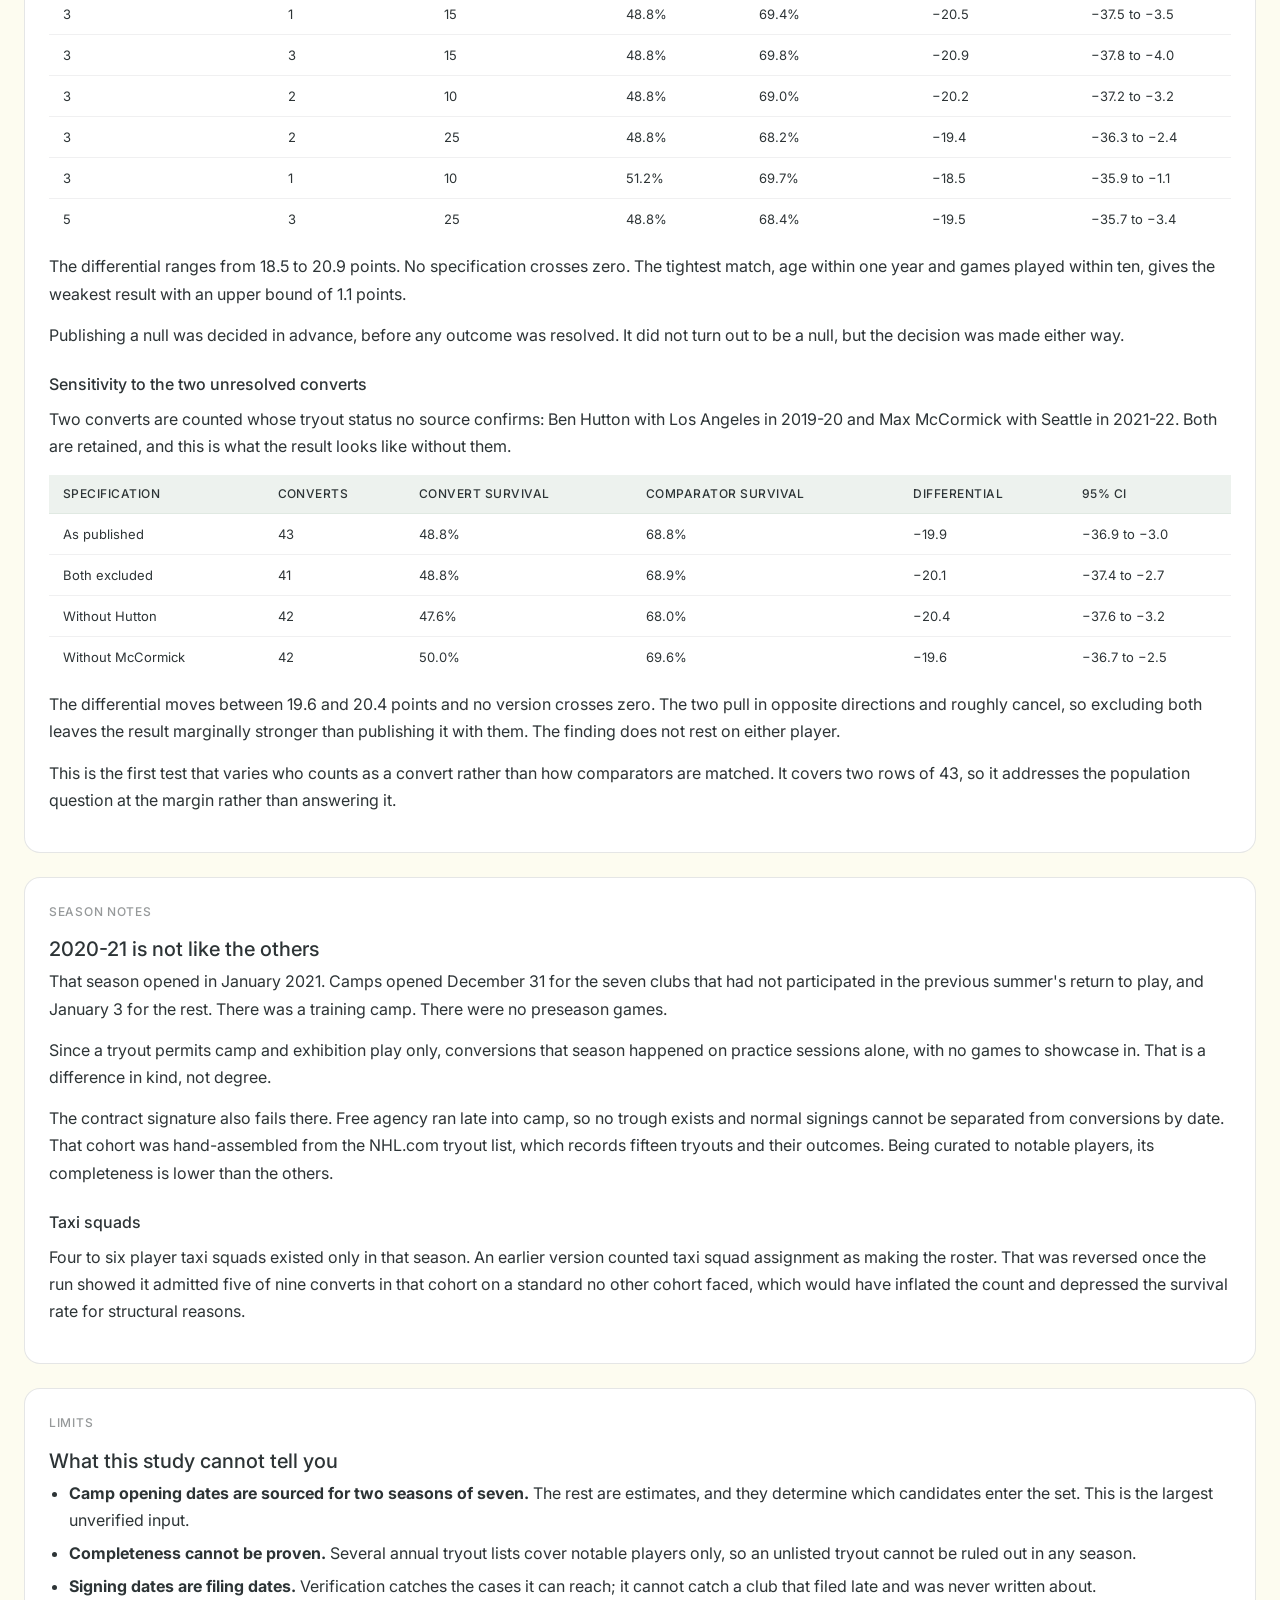
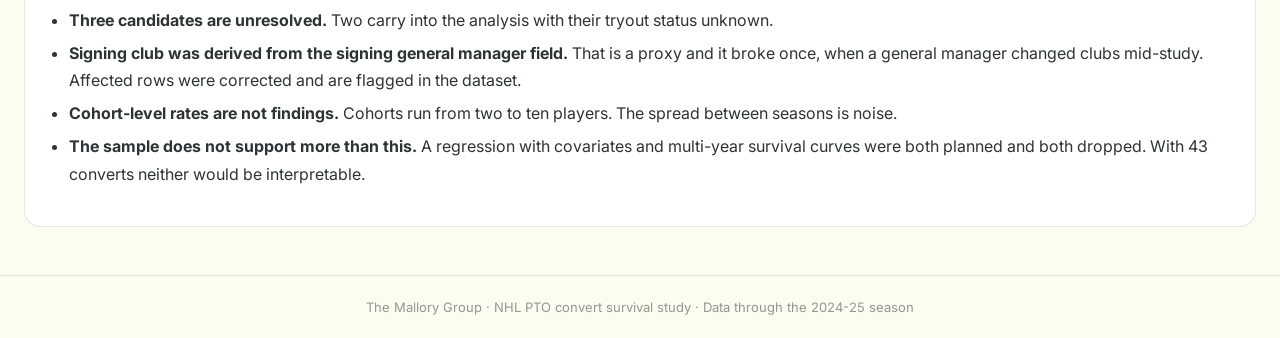
<file: methods.html>
<!DOCTYPE html>
<html lang="en">
<head>
<meta charset="utf-8">
<meta name="viewport" content="width=device-width, initial-scale=1">
<title>Methods | NHL PTO Convert Survival</title>
<link rel="preconnect" href="https://fonts.googleapis.com">
<link href="https://fonts.googleapis.com/css2?family=Inter:wght@400;500&display=swap" rel="stylesheet">
<link rel="stylesheet" href="tmg.css">
<style>
    .tmg-nav-left { display:flex; align-items:center; gap:20px; }
    .tmg-navlinks { display:flex; gap:4px; }
    .tmg-navlink { font-size:13px; font-weight:500; color:rgba(45,52,54,0.60);
      text-decoration:none; padding:6px 10px; border-radius:6px; transition:all .12s; }
    .tmg-navlink:hover { background:rgba(132,169,140,0.10); color:var(--tmg-charcoal); }
    .tmg-navlink.active { color:var(--tmg-charcoal); background:rgba(132,169,140,0.15); }
    .tmg-dd-group { font-size:11px; font-weight:500; letter-spacing:.07em;
      text-transform:uppercase; color:rgba(45,52,54,0.42); margin:10px 12px 4px; }
    .tmg-dropdown-menu > div:first-child .tmg-dd-group { margin-top:4px; }
    .tmg-dropdown-menu { min-width:270px; max-height:70vh; overflow-y:auto; }
    .tmg-dropdown-wrap { justify-self:end; }
    .prose p { margin:0 0 14px; } .prose ul { margin:0 0 14px; padding-left:20px; }
    .prose li { margin-bottom:6px; }
    .prose h3 { font-size:16px; font-weight:500; margin:22px 0 8px; }
    .stat-row { display:flex; gap:var(--tmg-gap); flex-wrap:wrap; margin:18px 0 6px; }
    .stat { flex:1; min-width:150px; }
    .big { font-size:40px; font-weight:500; line-height:1.1; margin:0 0 4px; }
    .neg { color:var(--tmg-error); } .pos { color:var(--tmg-success); }
    .tag { display:inline-block; font-size:11px; font-weight:500; padding:2px 8px;
      border-radius:4px; letter-spacing:.04em; }
    .t-wrong { background:rgba(176,0,32,.12); color:var(--tmg-error); }
    .t-soft { background:rgba(196,127,0,.14); color:var(--tmg-warning); }
    .t-unver { background:rgba(45,52,54,.10); color:rgba(45,52,54,.65); }
    .t-ver { background:rgba(46,133,64,.12); color:var(--tmg-success); }
    .note { border-left:3px solid var(--tmg-sage); padding:2px 0 2px 14px;
      margin:16px 0; color:rgba(45,52,54,.72); font-size:15px; }
    .scroll { overflow-x:auto; }
</style>
</head>
<body>
<nav class="tmg-nav" role="banner">
  <div class="tmg-nav-left">
    <div class="tmg-logo" aria-label="The Mallory Group">
      <span>TM</span><div class="tmg-logo-divider" aria-hidden="true"></div><span>G</span>
    </div>
  </div>
  <div class="tmg-nav-center">
    <div class="tmg-navlinks"><a href="index.html" class="tmg-navlink">Findings</a><a href="methods.html" class="tmg-navlink active" aria-current="page">Methods</a><a href="audit.html" class="tmg-navlink">Audit</a></div>
  </div>
  <div class="tmg-dropdown-wrap">
    <button class="tmg-dropdown-btn" id="tmgDdBtn" aria-haspopup="true"
            aria-expanded="false" aria-controls="tmgDdMenu">
      TMG Tool Suite
      <svg class="tmg-chevron" viewBox="0 0 12 12" fill="none" width="12" height="12" aria-hidden="true">
        <path d="M2 4l4 4 4-4" stroke="currentColor" stroke-width="1.5" stroke-linecap="round"/>
      </svg>
    </button>
    <div class="tmg-dropdown-menu" id="tmgDdMenu" role="menu">
      <div role="group" aria-label="Research and Systems">
        <p class="tmg-dd-group">Research and Systems</p>
        <a href="https://rmallorybpc.github.io/federal-ai-spend-audit/" target="_blank" rel="noreferrer" role="menuitem">Federal AI Spend Audit</a>
        <a href="https://rmallorybpc.github.io/pdf-multi-agent-analysis/" target="_blank" rel="noreferrer" role="menuitem">PDF Multi-Agent Analysis</a>
        <a href="https://content-integrity-audit.pages.dev/" target="_blank" rel="noreferrer" role="menuitem">Content Integrity</a>
        <a href="https://rmallorybpc.github.io/colorado-snowpack-enso/" target="_blank" rel="noreferrer" role="menuitem">Colorado ENSO Explorer</a>
      </div>
      <div role="group" aria-label="Talent Research">
        <p class="tmg-dd-group">Talent Research</p>
        <a href="https://rmallorybpc.github.io/talent-portability-research/" target="_blank" rel="noreferrer" role="menuitem">Talent Portability Research</a>
        <a href="https://rmallorybpc.github.io/external-hire-premium/" target="_blank" rel="noreferrer" role="menuitem">External Hire Premium</a>
        <a href="https://rmallorybpc.github.io/nfl-coach-continuity/" target="_blank" rel="noreferrer" role="menuitem">NFL Coach Continuity</a>
        <a href="https://rmallorybpc.github.io/nhl-reunion/" target="_blank" rel="noreferrer" role="menuitem">NHL Reunion</a>
        <a href="https://rmallorybpc.github.io/nhl-play-for-contract/" target="_blank" rel="noreferrer" role="menuitem">NHL Play for Contract</a>
        <a href="https://rmallorybpc.github.io/nhl-free-agency-research/welcome.html" target="_blank" rel="noreferrer" role="menuitem">NHL Free Agency Research</a>
        <a href="https://rmallorybpc.github.io/nba-research-project/" target="_blank" rel="noreferrer" role="menuitem">NBA Supermax Research</a>
      </div>
      <div role="group" aria-label="Sports Tools">
        <p class="tmg-dd-group">Sports Tools</p>
        <a href="https://rmallorybpc.github.io/nflanalysis/dashboard/src/findings.html?season=2022&amp;team_id=PHI" target="_blank" rel="noreferrer" role="menuitem">NFL Team Findings Dashboard</a>
        <a href="https://rmallorybpc.github.io/nfl-environment-reprojection/" target="_blank" rel="noreferrer" role="menuitem">NFL Environment Reprojection</a>
      </div>
      <div role="group" aria-label="Personal">
        <p class="tmg-dd-group">Personal</p>
        <a href="https://rmallorybpc.github.io/recipes/" target="_blank" rel="noreferrer" role="menuitem">Family Recipes and Grocery List</a>
        <a href="https://rmallorybpc.github.io/housing-market-intel/" target="_blank" rel="noreferrer" role="menuitem">Housing Market Intel</a>
        <a href="https://rmallorybpc.github.io/real-estate-report/" target="_blank" rel="noreferrer" role="menuitem">Real Estate Report</a>
      </div>
    </div>
  </div>
</nav>
<div class="tmg-page tmg-container">
  <div class="tmg-page-header">
    <p class="tmg-eyebrow">Methods &middot; Identification, matching and limits</p>
    <h1 class="tmg-page-title">How 43 converts were identified and matched</h1>
    <p class="tmg-page-desc">The data source this study needed was taken offline in 2024. This is how the population was rebuilt, and what went wrong along the way.</p>
  </div>

  <div class="tmg-bento-grid">

    <div class="tmg-card-wide prose">
      <p class="tmg-card-label">The problem</p>
      <h2 class="tmg-h2">The source this study needed no longer exists</h2>
      <p>CapFriendly maintained the complete public database of NHL professional tryouts.
      It was bought by the Washington Capitals and taken offline in July 2024. Nothing
      replaced it retroactively.</p>
      <p>What survives is fragmentary. Annual news trackers are either frozen mid-camp or
      curated to notable players. One of the best-structured historical trackers is now a
      parked domain for sale. NHL.com publishes a tryout page each season but overwrites it
      at the same URL. PuckPedia, the live successor, carries trackers only from 2025.</p>
      <p>A single-source tryout list is not usable. Reconciling several still cannot prove
      completeness. So the study could not start from tryout lists at all.</p>
    </div>

    <div class="tmg-card-wide prose">
      <p class="tmg-card-label">Identification, step one</p>
      <h2 class="tmg-h2">Contract timing as a signature</h2>
      <p>A player cannot appear in an NHL game without a contract on file. A tryout player
      arrives with none and must sign before he can play. So every convert has a signing
      date inside the camp window, and the population can be generated from contract data
      rather than tryout lists.</p>
      <p>Filtering PuckPedia's contract records to standard-level deals signed by unrestricted
      free agents between camp opening and the club's opening night produces the candidate
      set. Restricted free agent signings drop out on signing status, which removes contract
      holdouts. Entry-level deals drop out on contract level, which removes teenage prospects.</p>
      <h3>Why the window is team-relative</h3>
      <p>Opening night varies by club, sometimes by more than a week. In 2022-23 two teams
      opened in Prague on October 7 while others started October 15. A single league-wide
      cutoff misclassifies players at the edges in both directions, so every candidate is
      measured against its own club's opener.</p>
      <h3>Where the window came from</h3>
      <p>Plotting standard free agent signings by date shows the same shape in every season:
      dense activity through July and August, a trough of two to four weeks, then a cluster
      resuming at camp. The trough appears in every season where the method applies and is documented
      explicitly in four of them, so the window boundary is observed rather than assumed. It is
      absent in 2020-21, for reasons covered below.</p>
      <p>An earlier version of this study set the window at twelve days before the opener.
      That was too tight and missed two verified converts who signed within a week of camp
      opening. The window was widened to camp opening, which is why verification does more
      work at the early edge.</p>
    </div>

    <div class="tmg-card-wide prose">
      <p class="tmg-card-label">Identification, step two</p>
      <h2 class="tmg-h2">Verification is part of identification, not cleanup</h2>
      <p>Contract timing generates candidates. It cannot identify converts, because two
      distinct things produce the same date pattern.</p>
      <h3>Paperwork timing</h3>
      <p>The signing date in contract databases is the central registry filing date, not the
      date terms were agreed. In 2021 the Islanders announced Zdeno Chara on September 18 and
      Zach Parise earlier still, yet both records show October 10, because the club filed both
      on the roster deadline. Contemporary coverage describes this as that general manager's
      standard practice.</p>
      <p>Any club that files late produces candidates that look like conversions and are not.
      The distortion is invisible in the data.</p>
      <h3>Eve-of-camp signings</h3>
      <p>Players who agree to terms as camp opens sit on the same dates as genuine early
      conversions. Four candidates in this set turned out to be re-signings or straight free
      agent deals announced within days of camp opening.</p>
      <p>Of the six candidates signing within days of camp opening across all seasons, two
      were genuine converts and four were not. The early edge of the window is where the
      method is weakest, and only a tryout source separates them.</p>
      <h3>Sources used</h3>
      <p>HFBoards annual training-camp threads record tryouts with their outcomes and were the
      most useful source found. NHL.com publishes an annual tryout page curated to notable
      players. Pro Hockey Rumors and Daily Faceoff run trackers of varying quality year to
      year. Every convert in the final set carries its source in the dataset.</p>
      <p>Of 64 candidates, 54 were confirmed as tryouts with the signing club, seven were
      confirmed as something else and removed, and three could not be resolved either way,
      leaving 57 in the analysis. Two of those three unresolved cases carry into the final set,
      so 43 is a lower bound rather than a count.</p>
    </div>

    <div class="tmg-card-wide prose">
      <p class="tmg-card-label">The roster test</p>
      <h2 class="tmg-h2">Ten games, and why not five</h2>
      <p>The intended definition was the opening-night active roster. The NHL API does not
      serve historical active rosters, so a proxy was needed.</p>
      <p>The first version used the club's first five games. That excluded three verified
      converts who were healthy scratches in October, including one who went on to score 22
      goals that season. All three were two or three days past the cutoff.</p>
      <p>Ten games recovers all three and still excludes every minor-league assignment in the
      set. The four clearest exclusions hold at either threshold: their first appearances came
      in November, January and February.</p>
      <p class="note">This threshold was chosen after a first pass showed five was too tight.
      It is not a natural break in the data. A first look suggested a clean discontinuity at
      five games; widening to ten produced new marginal cases at the new boundary, which means
      the apparent gap was a property of where the line sat rather than structure in the data.</p>
      <p>Survival at the one-year mark uses the same ten-game rule, so both ends of the study
      are measured identically.</p>
    </div>

    <div class="tmg-card-wide prose">
      <p class="tmg-card-label">The comparator</p>
      <h2 class="tmg-h2">Matching, and the specification that was wrong first</h2>
      <p>Each convert is matched to three players who appeared in a club's first ten games
      that same season without a tryout, on position group exactly, age within two years, and
      prior-season NHL games played within fifteen.</p>
      <h3>The first specification produced a fake result</h3>
      <p>The original matching used position and age, with games played as a tiebreaker. It
      returned a differential of 47 points.</p>
      <p>That number was an artifact. The comparators had a median of 82 games played and a
      minimum of 51 &mdash; every one a full-time regular. Two errors caused it. The tiebreaker
      sorted descending, so it selected the highest-games-played player available at each age.
      And the variable was games played <em>during</em> the season being matched, which is an
      outcome rather than a covariate: it selected players who went on to play a full season,
      then found that they survived.</p>
      <p>The corrected specification uses the season <em>before</em>, as a constraint rather
      than a tiebreaker. Converts average 41.0 prior-season games, comparators 41.4, medians
      46 and 46. Both groups are part-time NHLers from the previous year, which is the
      comparison the design called for.</p>
      <h3>Why age alone is not enough</h3>
      <p>At the ages these players cluster at, most others in the league are there because
      they are good. Matching on age without controlling for playing time compares marginal
      players to the league average, and a large gap between those groups is close to
      tautological.</p>
    </div>

    <div class="tmg-card-wide prose">
      <p class="tmg-card-label">Sensitivity</p>
      <h2 class="tmg-h2">The result across nine specifications</h2>
      <div class="scroll">
      <table class="tmg-table">
        <thead>
          <tr>
            <th scope="col">Comparators each</th>
            <th scope="col">Age window</th>
            <th scope="col">Games window</th>
            <th scope="col">Converts</th>
            <th scope="col">Comparators</th>
            <th scope="col">Differential</th>
            <th scope="col">95% CI</th>
          </tr>
        </thead>
        <tbody>
          <tr><td>3</td><td>2</td><td>15</td><td>48.8%</td><td>68.8%</td><td>&minus;19.9</td><td>&minus;36.9 to &minus;3.0</td></tr>
          <tr><td>2</td><td>2</td><td>15</td><td>48.8%</td><td>69.8%</td><td>&minus;20.9</td><td>&minus;38.7 to &minus;3.1</td></tr>
          <tr><td>5</td><td>2</td><td>15</td><td>48.8%</td><td>69.2%</td><td>&minus;20.4</td><td>&minus;36.6 to &minus;4.2</td></tr>
          <tr><td>3</td><td>1</td><td>15</td><td>48.8%</td><td>69.4%</td><td>&minus;20.5</td><td>&minus;37.5 to &minus;3.5</td></tr>
          <tr><td>3</td><td>3</td><td>15</td><td>48.8%</td><td>69.8%</td><td>&minus;20.9</td><td>&minus;37.8 to &minus;4.0</td></tr>
          <tr><td>3</td><td>2</td><td>10</td><td>48.8%</td><td>69.0%</td><td>&minus;20.2</td><td>&minus;37.2 to &minus;3.2</td></tr>
          <tr><td>3</td><td>2</td><td>25</td><td>48.8%</td><td>68.2%</td><td>&minus;19.4</td><td>&minus;36.3 to &minus;2.4</td></tr>
          <tr><td>3</td><td>1</td><td>10</td><td>51.2%</td><td>69.7%</td><td>&minus;18.5</td><td>&minus;35.9 to &minus;1.1</td></tr>
          <tr><td>5</td><td>3</td><td>25</td><td>48.8%</td><td>68.4%</td><td>&minus;19.5</td><td>&minus;35.7 to &minus;3.4</td></tr>
        </tbody>
      </table>
      </div>
      <p style="margin-top:14px">The differential ranges from 18.5 to 20.9 points. No
      specification crosses zero. The tightest match, age within one year and games played
      within ten, gives the weakest result with an upper bound of 1.1 points.</p>
      <p>Publishing a null was decided in advance, before any outcome was resolved. It did not
      turn out to be a null, but the decision was made either way.</p>
      <h3>Sensitivity to the two unresolved converts</h3>
      <p>Two converts are counted whose tryout status no source confirms: Ben Hutton with Los
      Angeles in 2019-20 and Max McCormick with Seattle in 2021-22. Both are retained, and this
      is what the result looks like without them.</p>
      <div class="scroll">
      <table class="tmg-table">
        <thead>
          <tr>
            <th scope="col">Specification</th>
            <th scope="col">Converts</th>
            <th scope="col">Convert survival</th>
            <th scope="col">Comparator survival</th>
            <th scope="col">Differential</th>
            <th scope="col">95% CI</th>
          </tr>
        </thead>
        <tbody>
          <tr><td>As published</td><td>43</td><td>48.8%</td><td>68.8%</td><td>&minus;19.9</td><td>&minus;36.9 to &minus;3.0</td></tr>
          <tr><td>Both excluded</td><td>41</td><td>48.8%</td><td>68.9%</td><td>&minus;20.1</td><td>&minus;37.4 to &minus;2.7</td></tr>
          <tr><td>Without Hutton</td><td>42</td><td>47.6%</td><td>68.0%</td><td>&minus;20.4</td><td>&minus;37.6 to &minus;3.2</td></tr>
          <tr><td>Without McCormick</td><td>42</td><td>50.0%</td><td>69.6%</td><td>&minus;19.6</td><td>&minus;36.7 to &minus;2.5</td></tr>
        </tbody>
      </table>
      </div>
      <p style="margin-top:14px">The differential moves between 19.6 and 20.4 points and no
      version crosses zero. The two pull in opposite directions and roughly cancel, so excluding
      both leaves the result marginally stronger than publishing it with them. The finding does
      not rest on either player.</p>
      <p>This is the first test that varies who counts as a convert rather than how comparators
      are matched. It covers two rows of 43, so it addresses the population question at the
      margin rather than answering it.</p>
    </div>

    <div class="tmg-card-wide prose">
      <p class="tmg-card-label">Season notes</p>
      <h2 class="tmg-h2">2020-21 is not like the others</h2>
      <p>That season opened in January 2021. Camps opened December 31 for the seven clubs that
      had not participated in the previous summer's return to play, and January 3 for the rest.
      There was a training camp. There were no preseason games.</p>
      <p>Since a tryout permits camp and exhibition play only, conversions that season happened
      on practice sessions alone, with no games to showcase in. That is a difference in kind,
      not degree.</p>
      <p>The contract signature also fails there. Free agency ran late into camp, so no trough
      exists and normal signings cannot be separated from conversions by date. That cohort was
      hand-assembled from the NHL.com tryout list, which records fifteen tryouts and their
      outcomes. Being curated to notable players, its completeness is lower than the others.</p>
      <h3>Taxi squads</h3>
      <p>Four to six player taxi squads existed only in that season. An earlier version counted
      taxi squad assignment as making the roster. That was reversed once the run showed it
      admitted five of nine converts in that cohort on a standard no other cohort faced, which
      would have inflated the count and depressed the survival rate for structural reasons.</p>
    </div>

    <div class="tmg-card-wide prose">
      <p class="tmg-card-label">Limits</p>
      <h2 class="tmg-h2">What this study cannot tell you</h2>
      <ul>
        <li><strong>Camp opening dates are sourced for two seasons of seven.</strong> The rest
        are estimates, and they determine which candidates enter the set. This is the largest
        unverified input.</li>
        <li><strong>Completeness cannot be proven.</strong> Several annual tryout lists cover
        notable players only, so an unlisted tryout cannot be ruled out in any season.</li>
        <li><strong>Signing dates are filing dates.</strong> Verification catches the cases it
        can reach; it cannot catch a club that filed late and was never written about.</li>
        <li><strong>Three candidates are unresolved.</strong> Two carry into the analysis with
        their tryout status unknown.</li>
        <li><strong>Signing club was derived from the signing general manager field.</strong>
        That is a proxy and it broke once, when a general manager changed clubs mid-study.
        Affected rows were corrected and are flagged in the dataset.</li>
        <li><strong>Cohort-level rates are not findings.</strong> Cohorts run from two to ten
        players. The spread between seasons is noise.</li>
        <li><strong>The sample does not support more than this.</strong> A regression with
        covariates and multi-year survival curves were both planned and both dropped. With 43
        converts neither would be interpretable.</li>
      </ul>
    </div>

  </div>

</div>
<footer class="tmg-footer">The Mallory Group &middot; NHL PTO convert survival study &middot; Data through the 2024-25 season</footer>
<script>
(function(){
  var b=document.getElementById('tmgDdBtn'), m=document.getElementById('tmgDdMenu');
  if(!b||!m) return;
  b.addEventListener('click',function(e){
    e.stopPropagation();
    var open=m.classList.toggle('open');
    b.classList.toggle('open',open);
    b.setAttribute('aria-expanded',open?'true':'false');
  });
  document.addEventListener('click',function(){
    m.classList.remove('open'); b.classList.remove('open');
    b.setAttribute('aria-expanded','false');
  });
  document.addEventListener('keydown',function(e){
    if(e.key==='Escape'){ m.classList.remove('open'); b.classList.remove('open');
      b.setAttribute('aria-expanded','false'); b.focus(); }
  });
})();
</script>
</body>
</html>
</file>
<file: tmg.css>
/* ============================================================
   TMG Design System — The Mallory Group
   dist/tmg.css — v2.0

   CDN usage (add to every repo <head>):
   <link rel="stylesheet" href="https://rmallorybpc.github.io/tmg-brand-guide/dist/tmg.css">

   Google Font (add above the CSS link):
   <link rel="preconnect" href="https://fonts.googleapis.com">
   <link href="https://fonts.googleapis.com/css2?family=Inter:wght@400;500&display=swap" rel="stylesheet">
   ============================================================ */


/* ── 1. Tokens ─────────────────────────────────────────────── */
:root {
  /* Palette */
  --tmg-cream:        #FDFCF0;
  --tmg-charcoal:     #2D3436;
  --tmg-sage:         #84A98C;
  --tmg-sage-hover:   #6B8F74;
  --tmg-charcoal-hover: #3D4446;
  --tmg-white:        #FFFFFF;
  --tmg-muted:        rgba(45, 52, 54, 0.55);
  --tmg-muted-strong: rgba(45, 52, 54, 0.60);
  --tmg-hint:         rgba(45, 52, 54, 0.35);
  --tmg-ghost-border: rgba(45, 52, 54, 0.20);

  /* Semantic */
  --tmg-bg:           var(--tmg-cream);
  --tmg-text:         var(--tmg-charcoal);
  --tmg-accent:       var(--tmg-sage);
  --tmg-surface:      var(--tmg-white);

  /* Status */
  --tmg-success:      #2E8540;
  --tmg-warning:      #C47F00;
  --tmg-error:        #B00020;

  /* Borders */
  --tmg-border:       1px solid rgba(45, 52, 54, 0.12);
  --tmg-border-hover: 1px solid rgba(132, 169, 140, 0.50);

  /* Radii */
  --tmg-bento-radius: 16px;
  --tmg-nav-radius:   8px;
  --tmg-btn-radius:   8px;

  /* Spacing */
  --tmg-gap:          24px;
  --tmg-gap-sm:       12px;

  /* Elevation */
  --tmg-shadow-sm:    0 1px 3px rgba(45, 52, 54, 0.08);
  --tmg-shadow-md:    0 2px 8px rgba(45, 52, 54, 0.10);
}


/* ── 2. Reset & base ───────────────────────────────────────── */
*, *::before, *::after { box-sizing: border-box; }

body {
  background: var(--tmg-bg);
  color: var(--tmg-text);
  font-family: Inter, -apple-system, BlinkMacSystemFont, "Segoe UI", Roboto, "Helvetica Neue", Arial, sans-serif;
  font-size: 16px;
  line-height: 1.7;
  margin: 0;
}

:focus-visible {
  outline: 3px solid rgba(132, 169, 140, 0.40);
  outline-offset: 2px;
}

.sr-only {
  position: absolute; width: 1px; height: 1px; padding: 0;
  margin: -1px; overflow: hidden; clip: rect(0,0,0,0);
  white-space: nowrap; border: 0;
}


/* ── 3. Typography ─────────────────────────────────────────── */
.tmg-eyebrow    { font-size: 13px;  font-weight: 500; letter-spacing: 0.08em; text-transform: uppercase; color: var(--tmg-sage); margin: 0 0 4px; }
.tmg-h1         { font-size: 28px;  font-weight: 500; line-height: 1.3; color: var(--tmg-charcoal); margin: 0 0 8px; }
.tmg-h2         { font-size: 20px;  font-weight: 500; line-height: 1.3; color: var(--tmg-charcoal); margin: 0 0 6px; }
.tmg-h3         { font-size: 16px;  font-weight: 500; line-height: 1.3; color: var(--tmg-charcoal); margin: 0 0 6px; }
.tmg-body       { font-size: 16px;  font-weight: 400; line-height: 1.7; color: var(--tmg-charcoal); }
.tmg-body-sm    { font-size: 13px;  font-weight: 400; color: var(--tmg-charcoal); }
.tmg-label      { font-size: 13px;  font-weight: 500; color: var(--tmg-charcoal); }
.tmg-label-caps { font-size: 12px;  font-weight: 500; letter-spacing: 0.06em; text-transform: uppercase; color: rgba(45,52,54,0.50); }
.tmg-metric     { font-size: 28px;  font-weight: 500; color: var(--tmg-charcoal); }
.tmg-text-muted { color: rgba(45, 52, 54, 0.55); }
.tmg-text-accent{ color: var(--tmg-sage); }

a { color: var(--tmg-sage-hover); }
a:hover { color: var(--tmg-charcoal); }


/* ── 4. Navigation ─────────────────────────────────────────── */
.tmg-nav {
  position: sticky; top: 0; z-index: 100;
  background: var(--tmg-white); border-bottom: var(--tmg-border);
  padding: 0 24px; height: 56px;
  display: grid; grid-template-columns: 1fr auto 1fr; align-items: center;
}

.tmg-logo {
  display: flex; align-items: center;
  font-size: 17px; font-weight: 500; letter-spacing: 0.02em;
  color: var(--tmg-charcoal); text-decoration: none;
}

.tmg-logo-divider {
  width: 2px; height: 20px;
  background: var(--tmg-sage); border-radius: 2px; margin: 0 1px;
}

.tmg-dropdown-wrap { position: relative; justify-self: end; }
.tmg-nav > .tmg-dropdown-wrap:last-child { grid-column: 3; }

.tmg-dropdown-btn {
  background: transparent; border: 1px solid rgba(45,52,54,0.20);
  border-radius: var(--tmg-btn-radius); padding: 7px 14px;
  font-size: 13px; font-weight: 500; color: var(--tmg-charcoal);
  cursor: pointer; display: inline-flex; align-items: center; gap: 6px;
  font-family: inherit; transition: background 0.15s;
}
.tmg-dropdown-btn:hover,
.tmg-dropdown-btn.open          { background: rgba(132,169,140,0.10); }
.tmg-dropdown-btn:focus-visible { outline: 3px solid rgba(132,169,140,0.35); outline-offset: 2px; }

.tmg-chevron { transition: transform 0.2s; flex-shrink: 0; }
.tmg-dropdown-btn.open .tmg-chevron { transform: rotate(180deg); }

.tmg-dropdown-menu {
  display: none; position: absolute; right: 0; top: calc(100% + 6px);
  background: var(--tmg-white); border: var(--tmg-border);
  border-radius: 10px; padding: 6px; min-width: 220px;
  z-index: 200; box-shadow: var(--tmg-shadow-md);
}
.tmg-dropdown-menu.open { display: block; }

.tmg-dropdown-menu a {
  display: block; padding: 8px 12px; border-radius: 6px;
  font-size: 13px; color: var(--tmg-charcoal); text-decoration: none;
  transition: background 0.12s, color 0.12s;
}
.tmg-dropdown-menu a:hover          { background: rgba(132,169,140,0.12); color: var(--tmg-sage-hover); }
.tmg-dropdown-menu a:focus-visible  { outline: 2px solid var(--tmg-sage); outline-offset: -2px; border-radius: 6px; }


/* ── 5. Layout ─────────────────────────────────────────────── */
.tmg-page {
  background: var(--tmg-bg);
  min-height: 100vh;
  padding: var(--tmg-gap);
}

.tmg-container {
  max-width: 1280px;
  margin: 0 auto;
}

.tmg-bento-grid {
  display: grid;
  grid-template-columns: repeat(auto-fit, minmax(280px, 1fr));
  gap: var(--tmg-gap);
}

.tmg-page-header { margin-bottom: var(--tmg-gap); }
.tmg-page-title  { font-size: 28px; font-weight: 500; color: var(--tmg-charcoal); margin: 0 0 8px; line-height: 1.3; }
.tmg-page-desc   { font-size: 15px; color: rgba(45,52,54,0.60); margin: 0; }

.tmg-footer {
  padding: 20px 24px; text-align: center;
  font-size: 13px; color: rgba(45,52,54,0.50);
  border-top: var(--tmg-border); margin-top: var(--tmg-gap);
}


/* ── 6. Cards ──────────────────────────────────────────────── */
.tmg-card {
  background: var(--tmg-white);
  border: var(--tmg-border);
  border-radius: var(--tmg-bento-radius);
  padding: 20px;
}

.tmg-card-wide {
  background: var(--tmg-white);
  border: var(--tmg-border);
  border-radius: var(--tmg-bento-radius);
  padding: 24px;
  grid-column: 1 / -1;
}

.tmg-card-label { font-size: 12px; font-weight: 500; text-transform: uppercase; letter-spacing: 0.06em; color: rgba(45,52,54,0.50); margin: 0 0 8px; }
.tmg-card-title { font-size: 16px; font-weight: 500; color: var(--tmg-charcoal); margin: 0 0 14px; }
.tmg-card-value { font-size: 28px; font-weight: 500; color: var(--tmg-charcoal); margin: 0 0 4px; }
.tmg-card-sub   { font-size: 12px; color: var(--tmg-sage); margin: 0; }
.tmg-trend-up   { color: var(--tmg-success); font-size: 13px; font-weight: 500; }
.tmg-trend-down { color: var(--tmg-error);   font-size: 13px; font-weight: 500; }


/* ── 7. Buttons ────────────────────────────────────────────── */
.tmg-btn {
  background: var(--tmg-charcoal); color: var(--tmg-white);
  border: none; border-radius: var(--tmg-btn-radius);
  padding: 10px 16px; font-size: 13px; font-weight: 500;
  cursor: pointer; display: inline-flex; align-items: center; gap: 6px;
  font-family: inherit; transition: background 0.15s;
}
.tmg-btn:hover          { background: var(--tmg-charcoal-hover); }
.tmg-btn:active         { transform: scale(0.98); }
.tmg-btn:focus-visible  { outline: 3px solid rgba(45,52,54,0.20); outline-offset: 2px; }

.tmg-btn-ghost {
  background: transparent; color: var(--tmg-charcoal);
  border: 1px solid rgba(45,52,54,0.20); border-radius: var(--tmg-btn-radius);
  padding: 10px 16px; font-size: 13px; font-weight: 500;
  cursor: pointer; display: inline-flex; align-items: center; gap: 6px;
  font-family: inherit; transition: border-color 0.15s, color 0.15s;
}
.tmg-btn-ghost:hover         { border-color: var(--tmg-sage); color: var(--tmg-sage-hover); }
.tmg-btn-ghost:active        { transform: scale(0.98); }
.tmg-btn-ghost:focus-visible { outline: 3px solid rgba(132,169,140,0.35); outline-offset: 2px; }


/* ── 8. Study page extensions ─────────────────────────────── */
.tmg-nav-left { display: flex; align-items: center; gap: 20px; min-width: 0; justify-self: start; }
.tmg-nav-center { display: flex; align-items: center; justify-content: center; justify-self: center; }
.tmg-navlinks { display: flex; gap: 4px; justify-content: center; }
.tmg-navlink {
  color: var(--tmg-muted-strong); text-decoration: none; padding: 6px 10px;
  border-radius: 6px; font-size: 13px; font-weight: 500;
  transition: background 0.12s, color 0.12s;
}
.tmg-navlink:hover { background: rgba(132, 169, 140, 0.10); color: var(--tmg-charcoal); }
.tmg-navlink.active { background: rgba(132, 169, 140, 0.15); color: var(--tmg-charcoal); }

.tmg-dd-group {
  color: rgba(45, 52, 54, 0.42); font-size: 11px; font-weight: 500;
  letter-spacing: 0.07em; margin: 10px 12px 4px; text-transform: uppercase;
}
.tmg-dropdown-menu > div:first-child .tmg-dd-group { margin-top: 4px; }
.tmg-dropdown-menu { min-width: 270px; max-height: 70vh; overflow-y: auto; }

.prose p { margin: 0 0 14px; }
.prose ul { margin: 0 0 14px; padding-left: 20px; }
.prose li { margin-bottom: 6px; }
.prose h3 { font-size: 16px; font-weight: 500; margin: 22px 0 8px; }
.prose a { font-weight: 500; }
.stat-row { display: flex; gap: var(--tmg-gap); flex-wrap: wrap; margin: 18px 0 6px; }
.stat { flex: 1; min-width: 150px; }
.big { font-size: 40px; font-weight: 500; line-height: 1.1; margin: 0 0 4px; }
.neg { color: var(--tmg-error); }
.pos { color: var(--tmg-success); }
.tag { border-radius: 4px; display: inline-block; font-size: 11px; font-weight: 500; letter-spacing: 0.04em; padding: 2px 8px; }
.t-wrong { background: rgba(176, 0, 32, 0.12); color: var(--tmg-error); }
.t-soft { background: rgba(196, 127, 0, 0.14); color: var(--tmg-warning); }
.t-unver { background: rgba(45, 52, 54, 0.10); color: rgba(45, 52, 54, 0.65); }
.t-ver { background: rgba(46, 133, 64, 0.12); color: var(--tmg-success); }
.note { border-left: 3px solid var(--tmg-sage); color: rgba(45, 52, 54, 0.72); font-size: 15px; margin: 16px 0; padding: 2px 0 2px 14px; }
.scroll { overflow-x: auto; }

.tmg-card { transition: border-color 0.15s, box-shadow 0.15s; }
.tmg-card:hover, .tmg-card-wide:hover { border-color: rgba(132, 169, 140, 0.50); box-shadow: var(--tmg-shadow-sm); }


/* ── 9. Tables ─────────────────────────────────────────────── */
.tmg-table { width: 100%; border-collapse: collapse; font-size: 13px; }

.tmg-table th {
  background: rgba(132,169,140,0.15); color: var(--tmg-charcoal);
  font-weight: 500; font-size: 12px; text-transform: uppercase;
  letter-spacing: 0.04em; padding: 9px 14px; text-align: left;
  border-bottom: 1px solid rgba(132,169,140,0.25);
}

.tmg-table td {
  padding: 9px 14px;
  border-bottom: 1px solid rgba(45,52,54,0.07);
  color: var(--tmg-charcoal);
}

.tmg-table tr:last-child td { border-bottom: none; }
.tmg-table tr:hover td      { background: rgba(132,169,140,0.04); }


/* ── 10. Form inputs ───────────────────────────────────────── */
.tmg-input,
.tmg-select,
.tmg-textarea {
  width: 100%; background: var(--tmg-white); color: var(--tmg-charcoal);
  border: var(--tmg-border); border-radius: var(--tmg-btn-radius);
  padding: 9px 12px; font-size: 14px; font-family: inherit;
  transition: border-color 0.15s, box-shadow 0.15s; box-sizing: border-box;
}
.tmg-input:focus,
.tmg-select:focus,
.tmg-textarea:focus {
  outline: none; border-color: var(--tmg-sage);
  box-shadow: 0 0 0 3px rgba(132,169,140,0.15);
}
.tmg-input::placeholder { color: rgba(45,52,54,0.35); }

.tmg-field-label {
  display: block; font-size: 13px; font-weight: 500;
  color: var(--tmg-charcoal); margin-bottom: 6px;
}

@media (max-width: 720px) {
  .tmg-nav { height: auto; min-height: 56px; padding: 10px 16px; gap: 10px; display: flex; flex-direction: column; align-items: stretch; }
  .tmg-nav-left { align-items: flex-start; flex: 1; flex-direction: column; gap: 6px; justify-self: stretch; }
  .tmg-nav-center { justify-content: center; width: 100%; }
  .tmg-navlinks { flex-wrap: wrap; margin-left: -10px; justify-content: center; }
  .tmg-dropdown-wrap { justify-self: flex-end; align-self: flex-end; }
  .tmg-dropdown-btn { padding: 7px 10px; }
  .tmg-dropdown-btn { font-size: 12px; }
  .tmg-page { padding: 20px 16px; }
  .tmg-page-title { font-size: 25px; }
  .tmg-card, .tmg-card-wide { padding: 18px; }
  .big { font-size: 36px; }
  .tmg-footer { padding: 18px 16px; }
}
</file>
